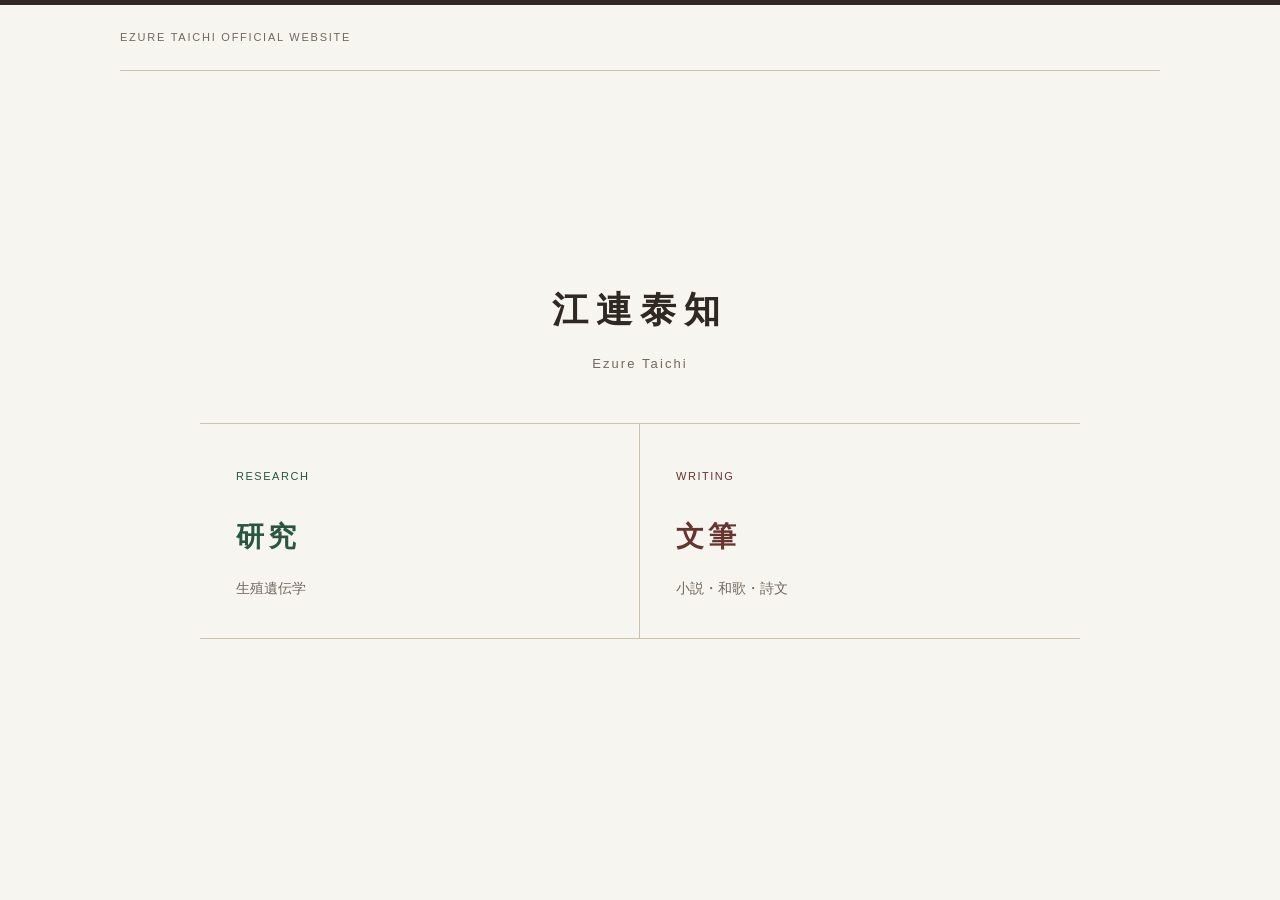
<file: index.html>
<!DOCTYPE html>
<html lang="ja">
  <head>
    <meta charset="utf-8">
    <meta name="viewport" content="width=device-width,initial-scale=1">
    <title>江連泰知｜Top</title>
    <meta name="description" content="江連泰知の研究活動と創作活動。研究者・作家それぞれのサイトをご案内します。">
    <link rel="icon" href="/cached-assets/favicon.d454fe410ebc.svg">
    <link rel="stylesheet" href="/cached-assets/gateway.c73d5d59e391.css">
    <script type="speculationrules">{"prerender":[{"where":{"selector_matches":"a[href=\"/\"], a[href^=\"/research/\"], a[href^=\"/writing/\"]"},"eagerness":"moderate"}]}</script>
  </head>
  <body class="gateway">
    <a class="skip" href="#main">本文へ</a>
    <header class="gateway-header">
      EZURE TAICHI
      OFFICIAL WEBSITE
    </header>
    <main id="main" class="gateway-main">
      <div class="gateway-title">
        <h1>江連泰知</h1>
        <p>Ezure Taichi</p>
      </div>
      <div class="doorways">
        <a class="door research-door" href="/research/">
          <span class="door-number">RESEARCH</span>
          <h2>研究</h2>
          <p>生殖遺伝学</p>
        </a>
        <a class="door writing-door" href="/writing/">
          <span class="door-number">WRITING</span>
          <h2>文筆</h2>
          <p>小説・和歌・詩文</p>
        </a>
      </div>
    </main>
    <footer class="gateway-footer">

    </footer>
  </body>
</html>
</file>
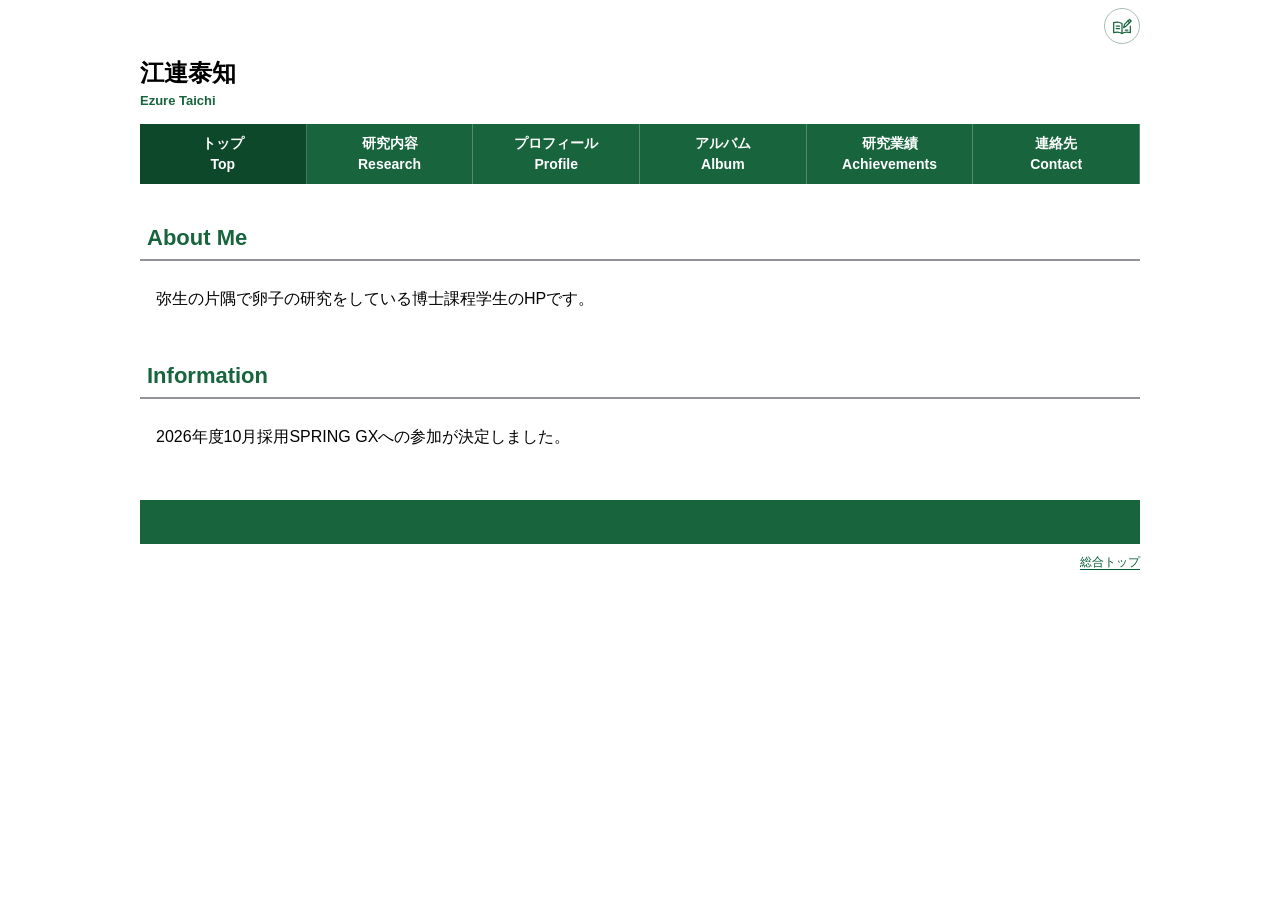
<file: research/index.html>
<!DOCTYPE html>
<html lang="ja">
  <head>
    <meta charset="utf-8">
    <meta name="viewport" content="width=device-width, initial-scale=1">
    <title>研究トップ｜江連泰知</title>
    <link rel="icon" href="/cached-assets/favicon.d454fe410ebc.svg">
    <link rel="stylesheet" href="/cached-assets/research.9278b179ca2d.css">
    <link rel="stylesheet" href="/cached-assets/site-switch.953c673c2233.css">
    <script type="speculationrules">{"prerender":[{"where":{"selector_matches":"a[href=\"/\"], a[href^=\"/research/\"], a[href^=\"/writing/\"]"},"eagerness":"moderate"}]}</script>
  </head>
  <body class="research">
    <a class="skip" href="#main">本文へ</a>
    <!-- 全研究者ページで共通のヘッダーとメニュー -->
    <header class="research-header">
      <div class="research-switch">
        <a class="site-switch site-switch--writing" href="/writing/" aria-label="作家サイト"><img src="/cached-assets/writing-icon.51f3b44a6f87.svg" alt="" width="20" height="20"></a>
      </div>
      <a class="research-identity" href="/research/"><strong>江連泰知</strong><span class="identity-en">Ezure Taichi</span></a>
      <nav class="site-nav" aria-label="研究者サイトのメニュー">
        <ul>
          <li><a href="/research/" aria-current="page">トップ<span lang="en">Top</span></a></li>
          <li><a href="/research/Research/">研究内容<span lang="en">Research</span></a></li>
          <li><a href="/research/Profile/">プロフィール<span lang="en">Profile</span></a></li>
          <li><a href="/research/Album/">アルバム<span lang="en">Album</span></a></li>
          <li><a href="/research/Achievements/">研究業績<span lang="en">Achievements</span></a></li>
          <li><a href="/research/Contact/">連絡先<span lang="en">Contact</span></a></li>
        </ul>
      </nav>
    </header>
    <!-- このページの本文：直接ここを編集してください -->
    <main id="main" class="research-content">
      <h1 class="visually-hidden">研究者サイト Top</h1>
      <section class="research-home-section">
        <h2>About Me</h2>
        <p>弥生の片隅で卵子の研究をしている博士課程学生のHPです。</p>
      </section>
      <section class="research-home-section">
        <h2>Information</h2>
        <p>2026年度10月採用SPRING GXへの参加が決定しました。</p>
      </section>
    </main>
    <footer class="research-footer">
      <div class="footer-band">

      </div>
      <div class="research-content back-links">
        <a href="/">総合トップ</a>
      </div>
    </footer>
  </body>
</html>
</file>
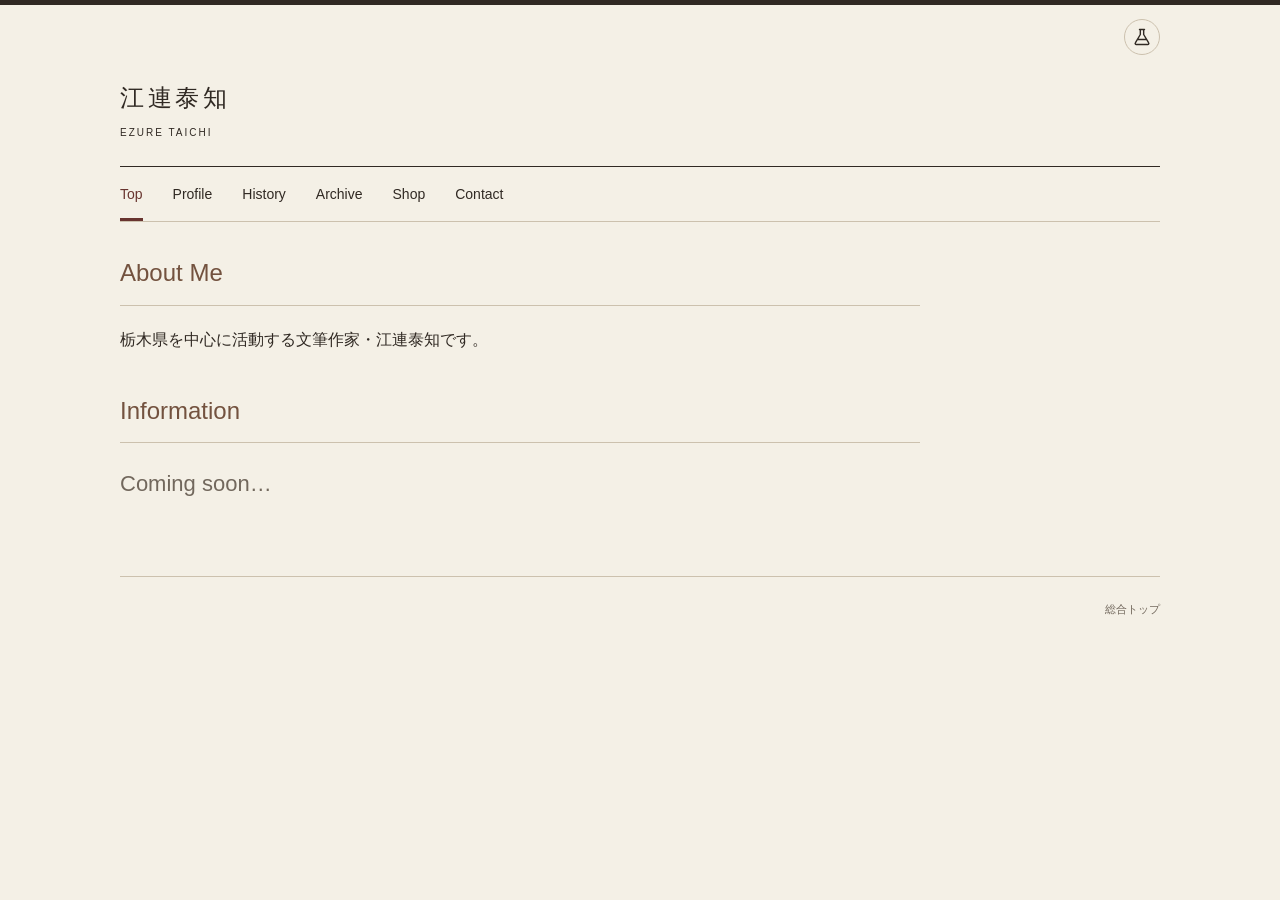
<file: writing/index.html>
<!DOCTYPE html>
<html lang="ja">
  <head>
    <meta charset="utf-8">
    <meta name="viewport" content="width=device-width, initial-scale=1">
    <title>WritingTop｜江連泰知・作家</title>
    <link rel="icon" href="/cached-assets/favicon.d454fe410ebc.svg">
    <link rel="stylesheet" href="/cached-assets/writer.9c4f4e060d32.css">
    <link rel="stylesheet" href="/cached-assets/site-switch.953c673c2233.css">
    <script type="speculationrules">{"prerender":[{"where":{"selector_matches":"a[href=\"/\"], a[href^=\"/research/\"], a[href^=\"/writing/\"]"},"eagerness":"moderate"}]}</script>
  </head>
  <body class="writer">
    <a class="skip" href="#main">本文へ</a>
    <!-- 全作家ページで共通のヘッダーとメニュー -->
    <header class="masthead">
      <div class="wrap utility">
        <a class="site-switch site-switch--research" href="/research/" aria-label="研究者サイト"><img src="/cached-assets/research-icon.c10092b21036.svg" alt="" width="20" height="20"></a>
      </div>
      <div class="wrap brandline">
        <a class="brand" href="/writing/">江連泰知<span class="brand-en">EZURE TAICHI</span></a>
      </div>
      <nav class="wrap nav" aria-label="作家サイトのメニュー">
        <ul>
          <li><a href="/writing/" aria-current="page">Top</a></li>
          <li><a href="/writing/Profile/">Profile</a></li>
          <li><a href="/writing/History/">History</a></li>
          <li><a href="/writing/Archive/">Archive</a></li>
          <li><a href="/writing/shop/">Shop</a></li>
          <li><a href="/writing/contact/">Contact</a></li>
        </ul>
      </nav>
    </header>
    <!-- このページの本文：直接ここを編集してください -->
    <main id="main" class="wrap">
      <h1 class="visually-hidden">Top</h1>
      <div class="writer-home">
        <section>
          <h2>About Me</h2>
          <p>栃木県を中心に活動する文筆作家・江連泰知です。</p>
        </section>
        <section>
          <h2>Information</h2>
          <p class="coming-soon">Coming soon…</p>
        </section>
      </div>
    </main>
    <footer class="wrap footer">
      <a href="/">総合トップ</a>
    </footer>
  </body>
</html>
</file>
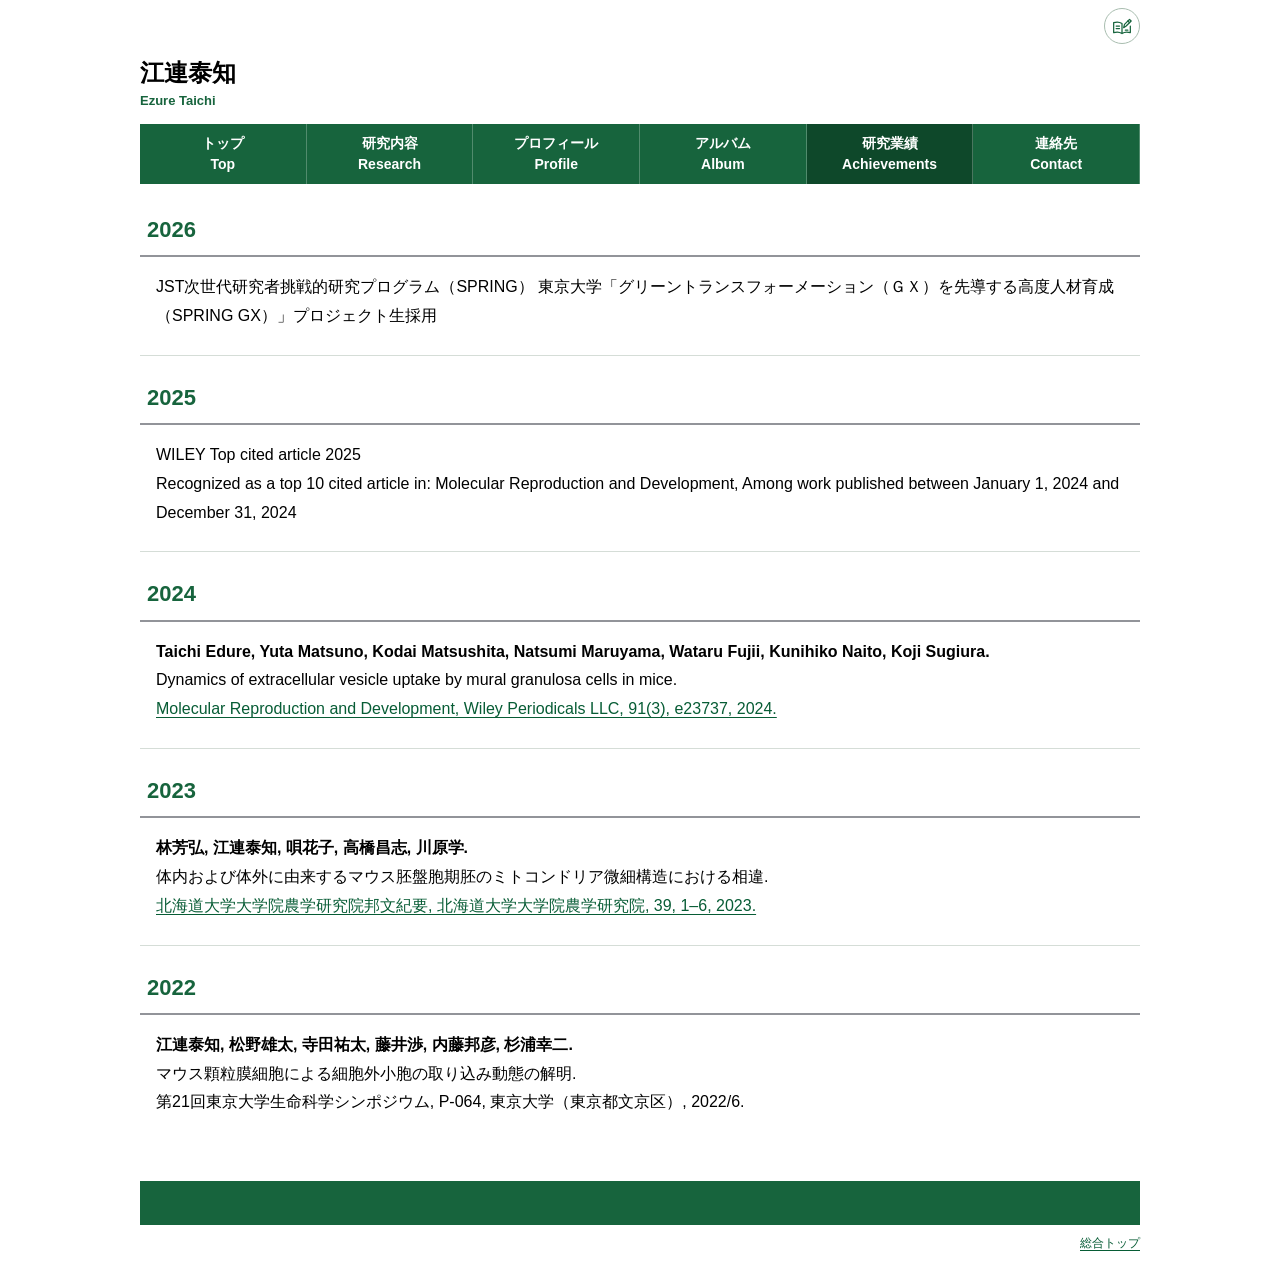
<file: research/Achievements/index.html>
<!DOCTYPE html>
<html lang="ja">
  <head>
    <meta charset="utf-8">
    <meta name="viewport" content="width=device-width, initial-scale=1">
    <title>研究業績｜江連泰知</title>
    <link rel="icon" href="/cached-assets/favicon.d454fe410ebc.svg">
    <link rel="stylesheet" href="/cached-assets/research.9278b179ca2d.css">
    <link rel="stylesheet" href="/cached-assets/site-switch.953c673c2233.css">
    <script type="speculationrules">{"prerender":[{"where":{"selector_matches":"a[href=\"/\"], a[href^=\"/research/\"], a[href^=\"/writing/\"]"},"eagerness":"moderate"}]}</script>
  </head>
  <body class="research">
    <a class="skip" href="#main">本文へ</a>
    <!-- 全研究者ページで共通のヘッダーとメニュー -->
    <header class="research-header">
      <div class="research-switch">
        <a class="site-switch site-switch--writing" href="/writing/" aria-label="作家サイト"><img src="/cached-assets/writing-icon.51f3b44a6f87.svg" alt="" width="20" height="20"></a>
      </div>
      <a class="research-identity" href="/research/"><strong>江連泰知</strong><span class="identity-en">Ezure Taichi</span></a>
      <nav class="site-nav" aria-label="研究者サイトのメニュー">
        <ul>
          <li><a href="/research/">トップ<span lang="en">Top</span></a></li>
          <li><a href="/research/Research/">研究内容<span lang="en">Research</span></a></li>
          <li><a href="/research/Profile/">プロフィール<span lang="en">Profile</span></a></li>
          <li><a href="/research/Album/">アルバム<span lang="en">Album</span></a></li>
          <li><a href="/research/Achievements/" aria-current="page">研究業績<span lang="en">Achievements</span></a></li>
          <li><a href="/research/Contact/">連絡先<span lang="en">Contact</span></a></li>
        </ul>
      </nav>
    </header>
    <!-- このページの本文：直接ここを編集してください -->
    <main id="main" class="research-content">
      <h1 class="visually-hidden">研究業績</h1>
      <section class="research-achievement" id="pub_2026">
        <h2>2026</h2>
        <div class="achievement-copy">
          <p>JST次世代研究者挑戦的研究プログラム（SPRING） 東京大学「グリーントランスフォーメーション（ＧＸ）を先導する高度人材育成（SPRING GX）」プロジェクト生採用</p>
        </div>
      </section>
      <section class="research-achievement" id="pub_2025">
        <h2>2025</h2>
        <div class="achievement-copy">
          <p>WILEY Top cited article 2025<br>Recognized as a top 10 cited article in: Molecular Reproduction and Development, Among work published between January 1, 2024 and December 31, 2024<br></p>
        </div>
      </section>
      <section class="research-achievement" id="pub_2024">
        <h2>2024</h2>
        <div class="achievement-copy">
          <p><b>Taichi Edure, Yuta Matsuno, Kodai Matsushita, Natsumi Maruyama, Wataru Fujii, Kunihiko Naito, Koji Sugiura.</b><br>Dynamics of extracellular vesicle uptake by mural granulosa cells in mice.<br><a href="https://pubmed.ncbi.nlm.nih.gov/38450862/" target="_blank" rel="noopener noreferrer">Molecular Reproduction and Development, Wiley Periodicals LLC, 91(3), e23737, 2024.</a><br></p>
        </div>
      </section>
      <section class="research-achievement" id="pub_2023">
        <h2>2023</h2>
        <div class="achievement-copy">
          <p><b>林芳弘, 江連泰知, 唄花子, 高橋昌志, 川原学.</b><br>体内および体外に由来するマウス胚盤胞期胚のミトコンドリア微細構造における相違.<br><a href="https://eprints.lib.hokudai.ac.jp/repo/huscap/all/88075/" target="_blank" rel="noopener noreferrer">北海道大学大学院農学研究院邦文紀要, 北海道大学大学院農学研究院, 39, 1–6, 2023.</a><br></p>
        </div>
      </section>
      <section class="research-achievement" id="pub_2022">
        <h2>2022</h2>
        <div class="achievement-copy">
          <p><b>江連泰知, 松野雄太, 寺田祐太, 藤井渉, 内藤邦彦, 杉浦幸二.</b><br>マウス顆粒膜細胞による細胞外小胞の取り込み動態の解明.<br>第21回東京大学生命科学シンポジウム, P-064, 東京大学（東京都文京区）, 2022/6.<br></p>
        </div>
      </section>
    </main>
    <footer class="research-footer">
      <div class="footer-band">

      </div>
      <div class="research-content back-links">
        <a href="/">総合トップ</a>
      </div>
    </footer>
  </body>
</html>
</file>
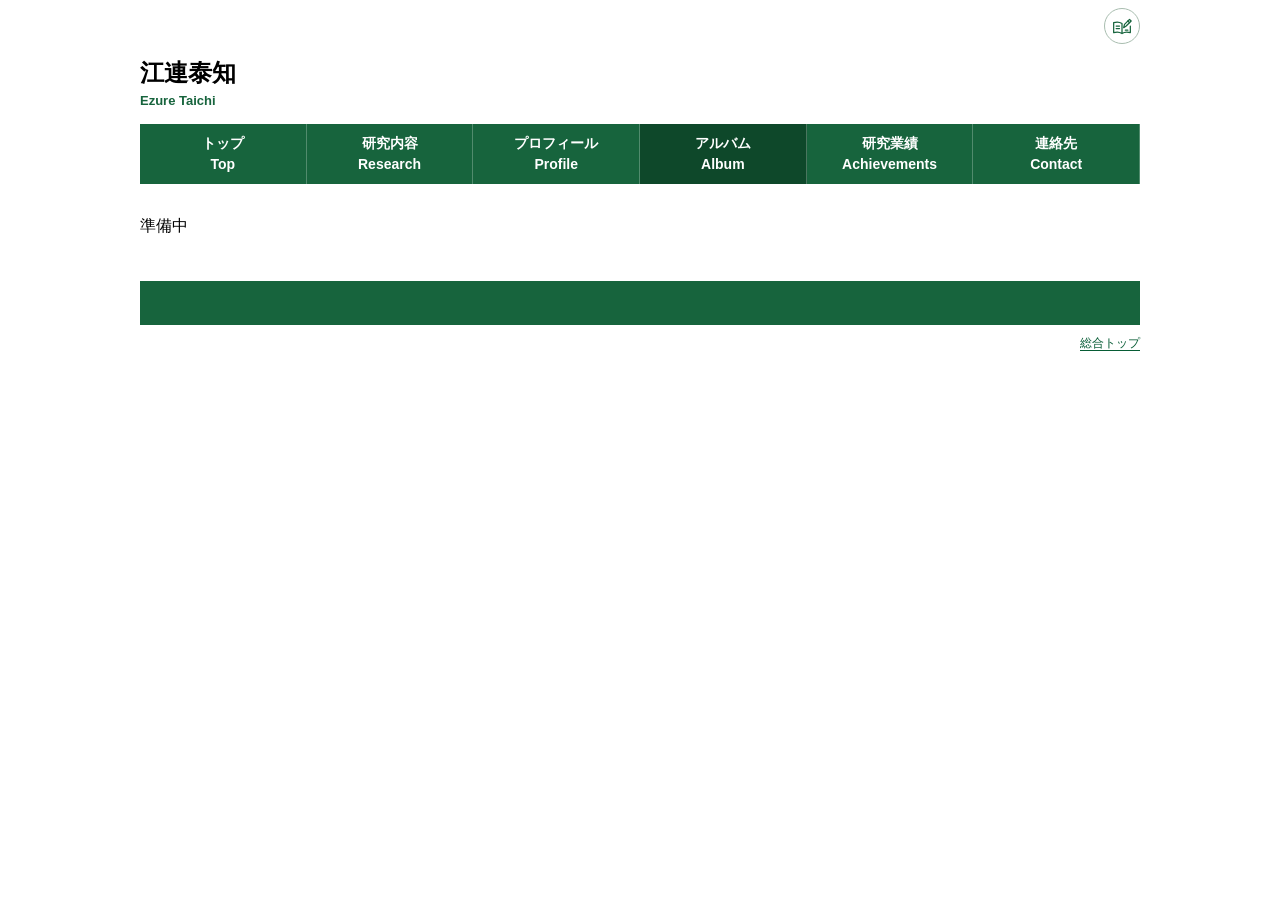
<file: research/Album/index.html>
<!DOCTYPE html>
<html lang="ja">
  <head>
    <meta charset="utf-8">
    <meta name="viewport" content="width=device-width, initial-scale=1">
    <title>アルバム｜江連泰知</title>
    <link rel="icon" href="/cached-assets/favicon.d454fe410ebc.svg">
    <link rel="stylesheet" href="/cached-assets/research.9278b179ca2d.css">
    <link rel="stylesheet" href="/cached-assets/site-switch.953c673c2233.css">
    <script type="speculationrules">{"prerender":[{"where":{"selector_matches":"a[href=\"/\"], a[href^=\"/research/\"], a[href^=\"/writing/\"]"},"eagerness":"moderate"}]}</script>
  </head>
  <body class="research">
    <a class="skip" href="#main">本文へ</a>
    <!-- 全研究者ページで共通のヘッダーとメニュー -->
    <header class="research-header">
      <div class="research-switch">
        <a class="site-switch site-switch--writing" href="/writing/" aria-label="作家サイト"><img src="/cached-assets/writing-icon.51f3b44a6f87.svg" alt="" width="20" height="20"></a>
      </div>
      <a class="research-identity" href="/research/"><strong>江連泰知</strong><span class="identity-en">Ezure Taichi</span></a>
      <nav class="site-nav" aria-label="研究者サイトのメニュー">
        <ul>
          <li><a href="/research/">トップ<span lang="en">Top</span></a></li>
          <li><a href="/research/Research/">研究内容<span lang="en">Research</span></a></li>
          <li><a href="/research/Profile/">プロフィール<span lang="en">Profile</span></a></li>
          <li><a href="/research/Album/" aria-current="page">アルバム<span lang="en">Album</span></a></li>
          <li><a href="/research/Achievements/">研究業績<span lang="en">Achievements</span></a></li>
          <li><a href="/research/Contact/">連絡先<span lang="en">Contact</span></a></li>
        </ul>
      </nav>
    </header>
    <!-- このページの本文：直接ここを編集してください -->
    <main id="main" class="research-content">
      <h1 class="visually-hidden">アルバム</h1>
      <p>準備中</p>
    </main>
    <footer class="research-footer">
      <div class="footer-band">

      </div>
      <div class="research-content back-links">
        <a href="/">総合トップ</a>
      </div>
    </footer>
  </body>
</html>
</file>
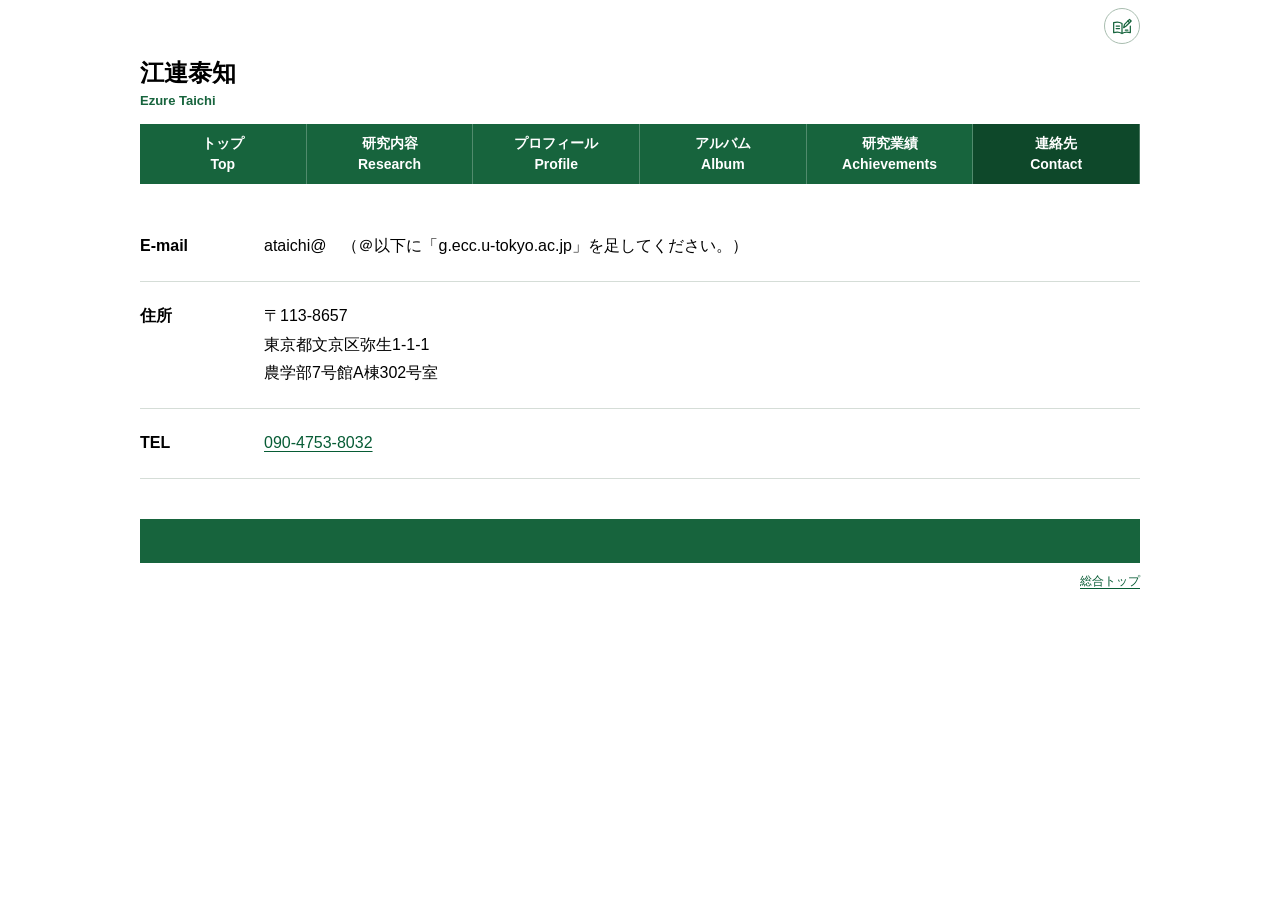
<file: research/Contact/index.html>
<!DOCTYPE html>
<html lang="ja">
  <head>
    <meta charset="utf-8">
    <meta name="viewport" content="width=device-width, initial-scale=1">
    <title>コンタクト｜江連泰知</title>
    <link rel="icon" href="/cached-assets/favicon.d454fe410ebc.svg">
    <link rel="stylesheet" href="/cached-assets/research.9278b179ca2d.css">
    <link rel="stylesheet" href="/cached-assets/site-switch.953c673c2233.css">
    <script type="speculationrules">{"prerender":[{"where":{"selector_matches":"a[href=\"/\"], a[href^=\"/research/\"], a[href^=\"/writing/\"]"},"eagerness":"moderate"}]}</script>
  </head>
  <body class="research">
    <a class="skip" href="#main">本文へ</a>
    <!-- 全研究者ページで共通のヘッダーとメニュー -->
    <header class="research-header">
      <div class="research-switch">
        <a class="site-switch site-switch--writing" href="/writing/" aria-label="作家サイト"><img src="/cached-assets/writing-icon.51f3b44a6f87.svg" alt="" width="20" height="20"></a>
      </div>
      <a class="research-identity" href="/research/"><strong>江連泰知</strong><span class="identity-en">Ezure Taichi</span></a>
      <nav class="site-nav" aria-label="研究者サイトのメニュー">
        <ul>
          <li><a href="/research/">トップ<span lang="en">Top</span></a></li>
          <li><a href="/research/Research/">研究内容<span lang="en">Research</span></a></li>
          <li><a href="/research/Profile/">プロフィール<span lang="en">Profile</span></a></li>
          <li><a href="/research/Album/">アルバム<span lang="en">Album</span></a></li>
          <li><a href="/research/Achievements/">研究業績<span lang="en">Achievements</span></a></li>
          <li><a href="/research/Contact/" aria-current="page">連絡先<span lang="en">Contact</span></a></li>
        </ul>
      </nav>
    </header>
    <!-- このページの本文：直接ここを編集してください -->
    <main id="main" class="research-content">
      <h1 class="visually-hidden">連絡先・アクセス</h1>
      <dl class="contact-details">
        <div>
          <dt>E-mail</dt>
          <dd>ataichi@　（＠以下に「g.ecc.u-tokyo.ac.jp」を足してください。）</dd>
        </div>
        <div>
          <dt>住所</dt>
          <dd><address>〒113-8657<br>東京都文京区弥生1-1-1<br>農学部7号館A棟302号室</address></dd>
        </div>
        <div>
          <dt>TEL</dt>
          <dd><a href="tel:09047538032">090-4753-8032</a></dd>
        </div>
      </dl>
    </main>
    <footer class="research-footer">
      <div class="footer-band">

      </div>
      <div class="research-content back-links">
        <a href="/">総合トップ</a>
      </div>
    </footer>
  </body>
</html>
</file>
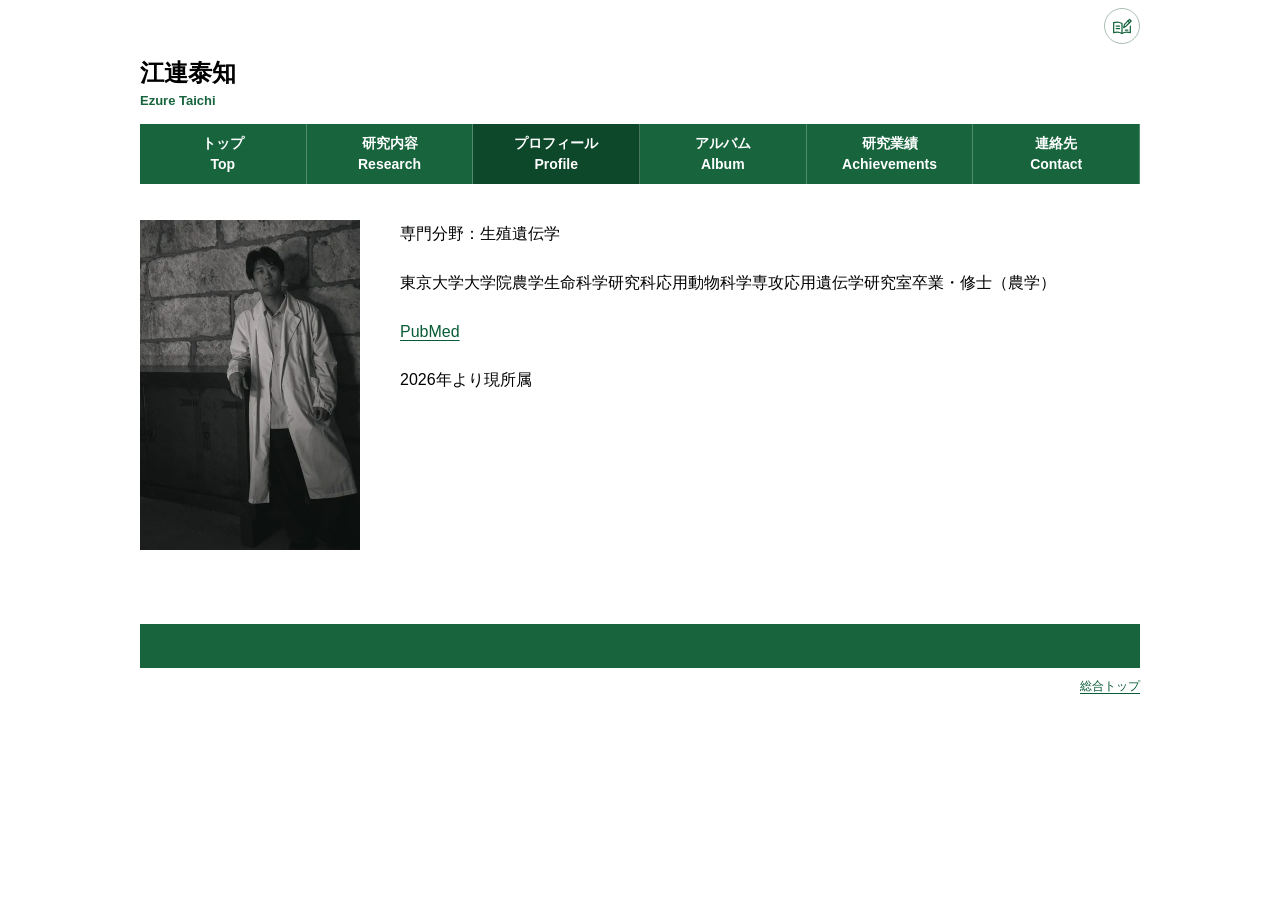
<file: research/Profile/index.html>
<!DOCTYPE html>
<html lang="ja">
  <head>
    <meta charset="utf-8">
    <meta name="viewport" content="width=device-width, initial-scale=1">
    <title>プロフィール｜江連泰知</title>
    <link rel="icon" href="/cached-assets/favicon.d454fe410ebc.svg">
    <link rel="stylesheet" href="/cached-assets/research.9278b179ca2d.css">
    <link rel="stylesheet" href="/cached-assets/site-switch.953c673c2233.css">
    <script type="speculationrules">{"prerender":[{"where":{"selector_matches":"a[href=\"/\"], a[href^=\"/research/\"], a[href^=\"/writing/\"]"},"eagerness":"moderate"}]}</script>
  </head>
  <body class="research">
    <a class="skip" href="#main">本文へ</a>
    <!-- 全研究者ページで共通のヘッダーとメニュー -->
    <header class="research-header">
      <div class="research-switch">
        <a class="site-switch site-switch--writing" href="/writing/" aria-label="作家サイト"><img src="/cached-assets/writing-icon.51f3b44a6f87.svg" alt="" width="20" height="20"></a>
      </div>
      <a class="research-identity" href="/research/"><strong>江連泰知</strong><span class="identity-en">Ezure Taichi</span></a>
      <nav class="site-nav" aria-label="研究者サイトのメニュー">
        <ul>
          <li><a href="/research/">トップ<span lang="en">Top</span></a></li>
          <li><a href="/research/Research/">研究内容<span lang="en">Research</span></a></li>
          <li><a href="/research/Profile/" aria-current="page">プロフィール<span lang="en">Profile</span></a></li>
          <li><a href="/research/Album/">アルバム<span lang="en">Album</span></a></li>
          <li><a href="/research/Achievements/">研究業績<span lang="en">Achievements</span></a></li>
          <li><a href="/research/Contact/">連絡先<span lang="en">Contact</span></a></li>
        </ul>
      </nav>
    </header>
    <!-- このページの本文：直接ここを編集してください -->
    <main id="main" class="research-content">
      <h1 class="visually-hidden">プロフィール</h1>
      <section class="research-profile">
        <div>
          <img src="/cached-assets/research-profile-thumb.08a59f1da5ec.webp" width="600" height="900" alt="白衣姿のプロフィール写真" decoding="async">
        </div>
        <div>
          <p>専門分野：生殖遺伝学</p>
          <p>東京大学大学院農学生命科学研究科応用動物科学専攻応用遺伝学研究室卒業・修士（農学）</p>
          <p><a href="https://pubmed.ncbi.nlm.nih.gov/?term=Edure%20Taichi%5BAuthor%5D%20OR%20Ezure%20Taichi%5BAuthor%5D" target="_blank" rel="noopener noreferrer">PubMed</a></p>
          <p>2026年より現所属</p>
        </div>
      </section>
    </main>
    <footer class="research-footer">
      <div class="footer-band">

      </div>
      <div class="research-content back-links">
        <a href="/">総合トップ</a>
      </div>
    </footer>
  </body>
</html>
</file>
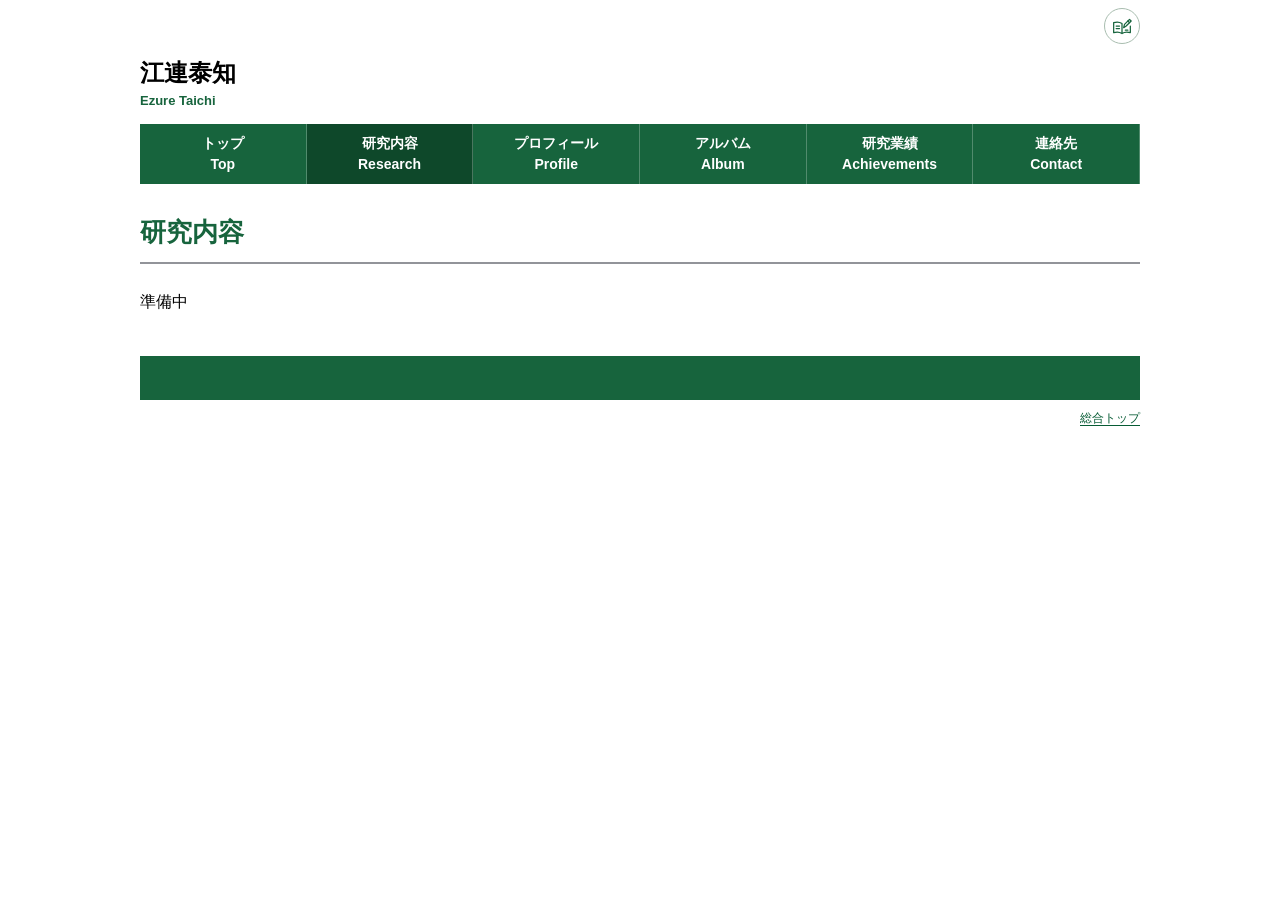
<file: research/Research/index.html>
<!DOCTYPE html>
<html lang="ja">
  <head>
    <meta charset="utf-8">
    <meta name="viewport" content="width=device-width, initial-scale=1">
    <title>研究内容｜江連泰知</title>
    <link rel="icon" href="/cached-assets/favicon.d454fe410ebc.svg">
    <link rel="stylesheet" href="/cached-assets/research.9278b179ca2d.css">
    <link rel="stylesheet" href="/cached-assets/site-switch.953c673c2233.css">
    <script type="speculationrules">{"prerender":[{"where":{"selector_matches":"a[href=\"/\"], a[href^=\"/research/\"], a[href^=\"/writing/\"]"},"eagerness":"moderate"}]}</script>
  </head>
  <body class="research">
    <a class="skip" href="#main">本文へ</a>
    <!-- 全研究者ページで共通のヘッダーとメニュー -->
    <header class="research-header">
      <div class="research-switch">
        <a class="site-switch site-switch--writing" href="/writing/" aria-label="作家サイト"><img src="/cached-assets/writing-icon.51f3b44a6f87.svg" alt="" width="20" height="20"></a>
      </div>
      <a class="research-identity" href="/research/"><strong>江連泰知</strong><span class="identity-en">Ezure Taichi</span></a>
      <nav class="site-nav" aria-label="研究者サイトのメニュー">
        <ul>
          <li><a href="/research/">トップ<span lang="en">Top</span></a></li>
          <li><a href="/research/Research/" aria-current="page">研究内容<span lang="en">Research</span></a></li>
          <li><a href="/research/Profile/">プロフィール<span lang="en">Profile</span></a></li>
          <li><a href="/research/Album/">アルバム<span lang="en">Album</span></a></li>
          <li><a href="/research/Achievements/">研究業績<span lang="en">Achievements</span></a></li>
          <li><a href="/research/Contact/">連絡先<span lang="en">Contact</span></a></li>
        </ul>
      </nav>
    </header>
    <!-- このページの本文：直接ここを編集してください -->
    <main id="main" class="research-content">
      <h1>研究内容</h1>
      <p>準備中</p>
    </main>
    <footer class="research-footer">
      <div class="footer-band">

      </div>
      <div class="research-content back-links">
        <a href="/">総合トップ</a>
      </div>
    </footer>
  </body>
</html>
</file>
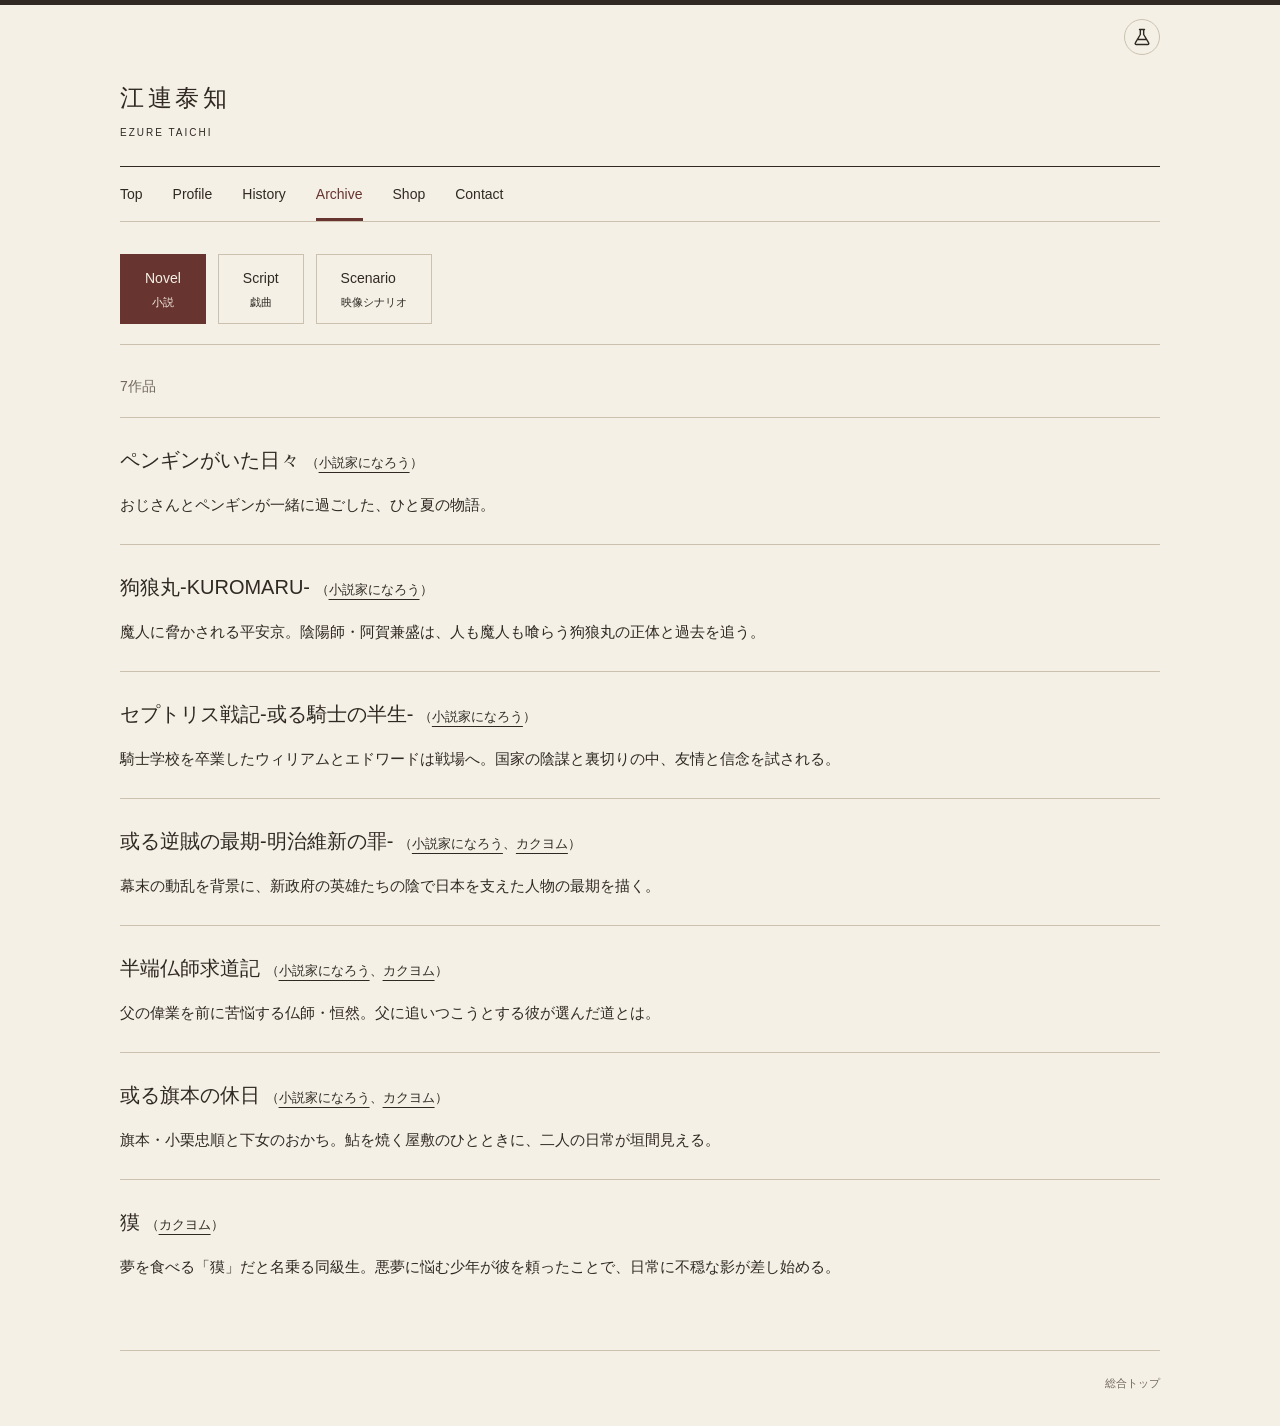
<file: writing/Archive/index.html>
<!DOCTYPE html>
<html lang="ja">
  <head>
    <meta charset="utf-8">
    <meta name="viewport" content="width=device-width, initial-scale=1">
    <title>Archive｜江連泰知・作家</title>
    <link rel="icon" href="/cached-assets/favicon.d454fe410ebc.svg">
    <link rel="stylesheet" href="/cached-assets/writer.9c4f4e060d32.css">
    <link rel="stylesheet" href="/cached-assets/site-switch.953c673c2233.css">
    <script type="speculationrules">{"prerender":[{"where":{"selector_matches":"a[href=\"/\"], a[href^=\"/research/\"], a[href^=\"/writing/\"]"},"eagerness":"moderate"}]}</script>
  </head>
  <body class="writer">
    <a class="skip" href="#main">本文へ</a>
    <!-- 全作家ページで共通のヘッダーとメニュー -->
    <header class="masthead">
      <div class="wrap utility">
        <a class="site-switch site-switch--research" href="/research/" aria-label="研究者サイト"><img src="/cached-assets/research-icon.c10092b21036.svg" alt="" width="20" height="20"></a>
      </div>
      <div class="wrap brandline">
        <a class="brand" href="/writing/">江連泰知<span class="brand-en">EZURE TAICHI</span></a>
      </div>
      <nav class="wrap nav" aria-label="作家サイトのメニュー">
        <ul>
          <li><a href="/writing/">Top</a></li>
          <li><a href="/writing/Profile/">Profile</a></li>
          <li><a href="/writing/History/">History</a></li>
          <li><a href="/writing/Archive/" aria-current="page">Archive</a></li>
          <li><a href="/writing/shop/">Shop</a></li>
          <li><a href="/writing/contact/">Contact</a></li>
        </ul>
      </nav>
    </header>
    <!-- このページの本文：直接ここを編集してください -->
    <main id="main" class="wrap">
      <h1 class="visually-hidden">Archive</h1>
      <div class="archive">
        <fieldset>
          <legend class="visually-hidden">作品の種類</legend>
          <input class="archive-choice" type="radio" name="archive-category" id="archive-novel" checked="">
          <input class="archive-choice" type="radio" name="archive-category" id="archive-script">
          <input class="archive-choice" type="radio" name="archive-category" id="archive-scenario">
          <div class="archive-filters">
            <label for="archive-novel">Novel<small>小説</small></label>
            <label for="archive-script">Script<small>戯曲</small></label>
            <label for="archive-scenario">Scenario<small>映像シナリオ</small></label>
          </div>
          <div class="archive-panels">
            <section class="archive-panel" id="novel-panel" aria-label="小説">
              <h2 class="visually-hidden">Novel</h2>
              <p class="archive-count">7作品</p>
              <article class="archive-work">
                <h3>ペンギンがいた日々 <span class="work-publications">（<a href="https://ncode.syosetu.com/n5196kc/" target="_blank" rel="noopener noreferrer">小説家になろう</a>）</span></h3>
                <p>おじさんとペンギンが一緒に過ごした、ひと夏の物語。</p>
              </article>
              <article class="archive-work">
                <h3>狗狼丸-KUROMARU- <span class="work-publications">（<a href="https://ncode.syosetu.com/n8622kb/" target="_blank" rel="noopener noreferrer">小説家になろう</a>）</span></h3>
                <p>魔人に脅かされる平安京。陰陽師・阿賀兼盛は、人も魔人も喰らう狗狼丸の正体と過去を追う。</p>
              </article>
              <article class="archive-work">
                <h3>セプトリス戦記-或る騎士の半生- <span class="work-publications">（<a href="https://ncode.syosetu.com/n2383kc/" target="_blank" rel="noopener noreferrer">小説家になろう</a>）</span></h3>
                <p>騎士学校を卒業したウィリアムとエドワードは戦場へ。国家の陰謀と裏切りの中、友情と信念を試される。</p>
              </article>
              <article class="archive-work">
                <h3>或る逆賊の最期-明治維新の罪- <span class="work-publications">（<a href="https://ncode.syosetu.com/n8802kb/" target="_blank" rel="noopener noreferrer">小説家になろう</a>、<a href="https://kakuyomu.jp/works/16818093093835034471" target="_blank" rel="noopener noreferrer">カクヨム</a>）</span></h3>
                <p>幕末の動乱を背景に、新政府の英雄たちの陰で日本を支えた人物の最期を描く。</p>
              </article>
              <article class="archive-work">
                <h3>半端仏師求道記 <span class="work-publications">（<a href="https://ncode.syosetu.com/n8603kb/" target="_blank" rel="noopener noreferrer">小説家になろう</a>、<a href="https://kakuyomu.jp/works/16818093093828366406" target="_blank" rel="noopener noreferrer">カクヨム</a>）</span></h3>
                <p>父の偉業を前に苦悩する仏師・恒然。父に追いつこうとする彼が選んだ道とは。</p>
              </article>
              <article class="archive-work">
                <h3>或る旗本の休日 <span class="work-publications">（<a href="https://ncode.syosetu.com/n8592kb/" target="_blank" rel="noopener noreferrer">小説家になろう</a>、<a href="https://kakuyomu.jp/works/16818093093835337690" target="_blank" rel="noopener noreferrer">カクヨム</a>）</span></h3>
                <p>旗本・小栗忠順と下女のおかち。鮎を焼く屋敷のひとときに、二人の日常が垣間見える。</p>
              </article>
              <article class="archive-work">
                <h3>獏 <span class="work-publications">（<a href="https://kakuyomu.jp/works/16818093093833512646" target="_blank" rel="noopener noreferrer">カクヨム</a>）</span></h3>
                <p>夢を食べる「獏」だと名乗る同級生。悪夢に悩む少年が彼を頼ったことで、日常に不穏な影が差し始める。</p>
              </article>
            </section>
            <section class="archive-panel" id="script-panel" aria-label="戯曲">
              <h2 class="visually-hidden">Script</h2>
              <p class="archive-count">4作品</p>
              <article class="archive-work">
                <h3>緑の苦海 <span class="work-publications">（<a href="https://haritora.net/look.cgi?script=20188" target="_blank" rel="noopener noreferrer">はりこのトラの穴</a>、<a href="https://film-buyer.jp/scenarios/2915" target="_blank" rel="noopener noreferrer">film buyer</a>）</span></h3>
                <p>働き蟻たちの巣に持ち込まれた新しい食材。奇病の広がりを通して、労働と権力のあり方を描く。</p>
              </article>
              <article class="archive-work">
                <h3>覆面戦士マスクドクリケット２号 <span class="work-publications">（<a href="https://haritora.net/look.cgi?script=20187" target="_blank" rel="noopener noreferrer">はりこのトラの穴</a>、<a href="https://film-buyer.jp/scenarios/2914" target="_blank" rel="noopener noreferrer">film buyer</a>）</span></h3>
                <p>中年の元サラリーマンが突然ヒーローに。家庭と怪人との戦いに挟まれながら、新たな自分と向き合う。</p>
              </article>
              <article class="archive-work">
                <h3>五分のタマシイ <span class="work-publications">（<a href="https://haritora.net/look.cgi?script=20186" target="_blank" rel="noopener noreferrer">はりこのトラの穴</a>、<a href="https://film-buyer.jp/scenarios/2916" target="_blank" rel="noopener noreferrer">film buyer</a>）</span></h3>
                <p>任務中にはぐれたクロアリ二匹と、脱走する女王バチ。昆虫たちの出会いが巻き起こすコミカルな舞台劇。</p>
              </article>
              <article class="archive-work">
                <h3>いのちことほぐ <span class="work-publications">（<a href="https://haritora.net/look.cgi?script=20185" target="_blank" rel="noopener noreferrer">はりこのトラの穴</a>、<a href="https://film-buyer.jp/scenarios/2913" target="_blank" rel="noopener noreferrer">film buyer</a>）</span></h3>
                <p>脳移植で第二の人生を得ようとする人々。若さと永遠を求める彼らの選択から、命と家族の意味を問う。</p>
              </article>
            </section>
            <section class="archive-panel" id="scenario-panel" aria-label="映像シナリオ">
              <h2 class="visually-hidden">Scenario</h2>
              <p class="archive-count">5作品</p>
              <article class="archive-work">
                <h3>ききょうの季節 <span class="work-publications">（<a href="https://film-buyer.jp/scenarios/2940" target="_blank" rel="noopener noreferrer">film buyer</a>）</span></h3>
                <p>祖父の夢を叶えるため、絶滅したニホンカワウソの再生に取り組む獣医師。帰郷と相続を機に、家族と故郷に向き合う。</p>
              </article>
              <article class="archive-work">
                <h3>Blue Blood Passion <span class="work-publications">（<a href="https://film-buyer.jp/scenarios/2891" target="_blank" rel="noopener noreferrer">film buyer</a>）</span></h3>
                <p>人間の王族への復讐を誓う吸血鬼。偽りの結婚から生まれた愛が、彼の決意を揺るがしていく。</p>
              </article>
              <article class="archive-work">
                <h3>武士と毒薬 <span class="work-publications">（<a href="https://film-buyer.jp/scenarios/2890" target="_blank" rel="noopener noreferrer">film buyer</a>）</span></h3>
                <p>父の仇を討つため、藩医として城へ入る青年医師。毒薬による復讐の計画は、思わぬ展開を迎える。</p>
              </article>
              <article class="archive-work">
                <h3>ボーイズ・ラブオール <span class="work-publications">（<a href="https://film-buyer.jp/scenarios/2839" target="_blank" rel="noopener noreferrer">film buyer</a>）</span></h3>
                <p>過去の失恋を引きずる高校生・麻己。同級生と卓球のダブルスを組むことで、新たな恋と自身の傷に向き合う。</p>
              </article>
              <article class="archive-work">
                <h3>影武者一代記 <span class="work-publications">（<a href="https://film-buyer.jp/scenarios/2838" target="_blank" rel="noopener noreferrer">film buyer</a>）</span></h3>
                <p>主君の影武者として許婚に会いに行く霧生景時。正体を知られた彼が、忠義と恋の間で選ぶものとは。</p>
              </article>
            </section>
          </div>
        </fieldset>
      </div>
    </main>
    <footer class="wrap footer">
      <a href="/">総合トップ</a>
    </footer>
  </body>
</html>
</file>
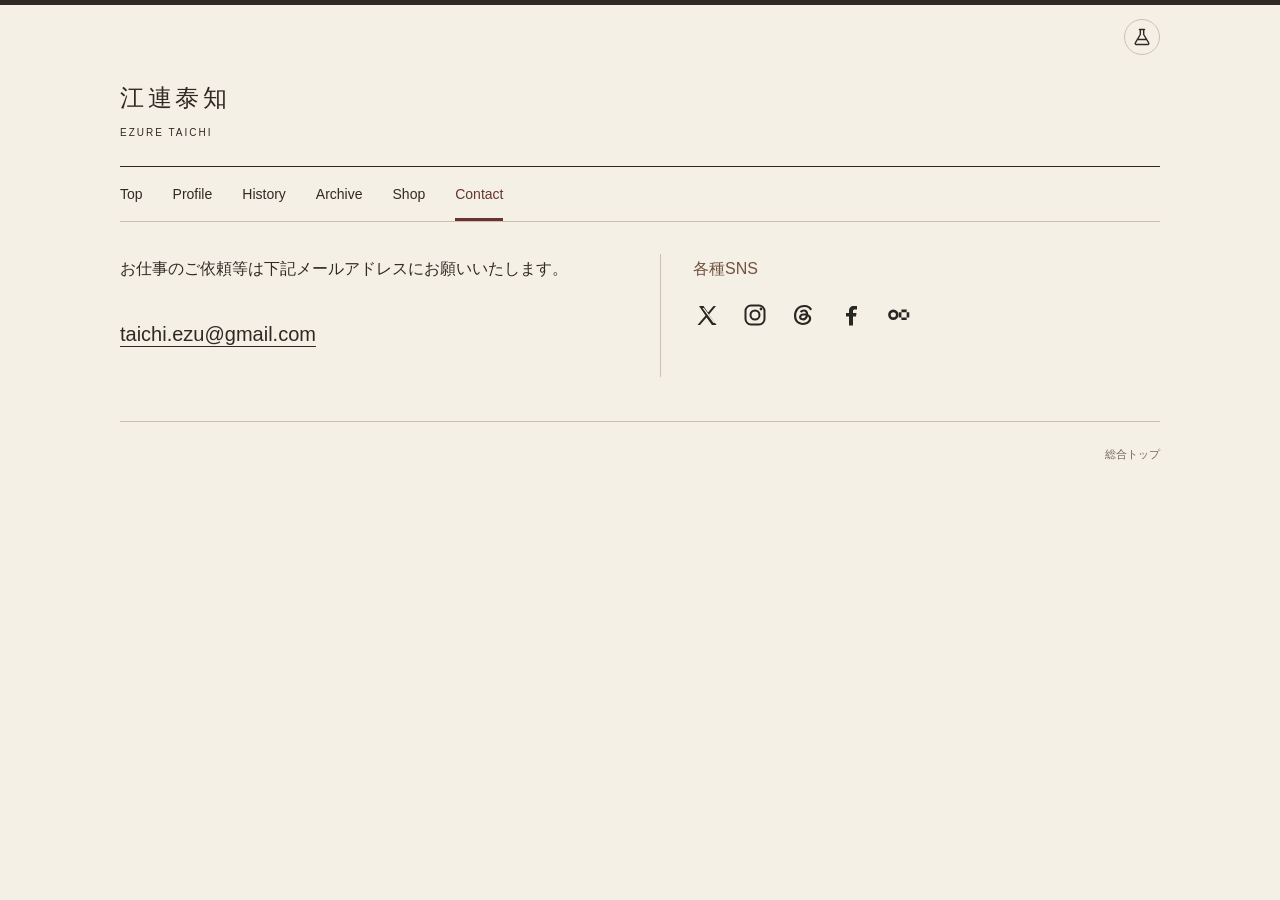
<file: writing/contact/index.html>
<!DOCTYPE html>
<html lang="ja">
  <head>
    <meta charset="utf-8">
    <meta name="viewport" content="width=device-width, initial-scale=1">
    <title>Contact｜江連泰知・作家</title>
    <link rel="icon" href="/cached-assets/favicon.d454fe410ebc.svg">
    <link rel="stylesheet" href="/cached-assets/writer.9c4f4e060d32.css">
    <link rel="stylesheet" href="/cached-assets/site-switch.953c673c2233.css">
    <script type="speculationrules">{"prerender":[{"where":{"selector_matches":"a[href=\"/\"], a[href^=\"/research/\"], a[href^=\"/writing/\"]"},"eagerness":"moderate"}]}</script>
  </head>
  <body class="writer">
    <a class="skip" href="#main">本文へ</a>
    <!-- 全作家ページで共通のヘッダーとメニュー -->
    <header class="masthead">
      <div class="wrap utility">
        <a class="site-switch site-switch--research" href="/research/" aria-label="研究者サイト"><img src="/cached-assets/research-icon.c10092b21036.svg" alt="" width="20" height="20"></a>
      </div>
      <div class="wrap brandline">
        <a class="brand" href="/writing/">江連泰知<span class="brand-en">EZURE TAICHI</span></a>
      </div>
      <nav class="wrap nav" aria-label="作家サイトのメニュー">
        <ul>
          <li><a href="/writing/">Top</a></li>
          <li><a href="/writing/Profile/">Profile</a></li>
          <li><a href="/writing/History/">History</a></li>
          <li><a href="/writing/Archive/">Archive</a></li>
          <li><a href="/writing/shop/">Shop</a></li>
          <li><a href="/writing/contact/" aria-current="page">Contact</a></li>
        </ul>
      </nav>
    </header>
    <!-- このページの本文：直接ここを編集してください -->
    <main id="main" class="wrap">
      <h1 class="visually-hidden">Contact</h1>
      <div class="contact-layout">
        <section>
          <p>お仕事のご依頼等は下記メールアドレスにお願いいたします。</p>
          <a class="mail-link" href="mailto:taichi.ezu@gmail.com">taichi.ezu@gmail.com</a>
        </section>
        <aside class="social">
          <h2 class="contact-title">各種SNS</h2>
          <ul>
            <li><a href="https://x.com/ezu_scenario" target="_blank" rel="noopener noreferrer"><img src="/cached-assets/x.c288b03e2aa5.svg" alt="X"></a></li>
            <li><a href="https://www.instagram.com/taichiezure/" target="_blank" rel="noopener noreferrer"><img src="/cached-assets/instagram.f05c4c31d2f6.svg" alt="Instagram"></a></li>
            <li><a href="https://www.threads.com/@taichiezure" target="_blank" rel="noopener noreferrer"><img class="threads-icon" src="/cached-assets/threads.91127f1f5884.svg" alt="Threads"></a></li>
            <li><a href="https://www.facebook.com/people/%E6%B1%9F%E9%80%A3%E6%B3%B0%E7%9F%A5/61557619244628/?_rdr" target="_blank" rel="noopener noreferrer"><img src="/cached-assets/c59a5713c55e.c59a5713c55e.svg" alt="Facebook"></a></li>
            <li><a href="https://8card.net/virtual_cards/zSIC4UmQr6sZrLDsOJE-3A" target="_blank" rel="noopener noreferrer"><img src="/cached-assets/84779b2df242.84779b2df242.svg" alt="Eight"></a></li>
          </ul>
        </aside>
      </div>
    </main>
    <footer class="wrap footer">
      <a href="/">総合トップ</a>
    </footer>
  </body>
</html>
</file>
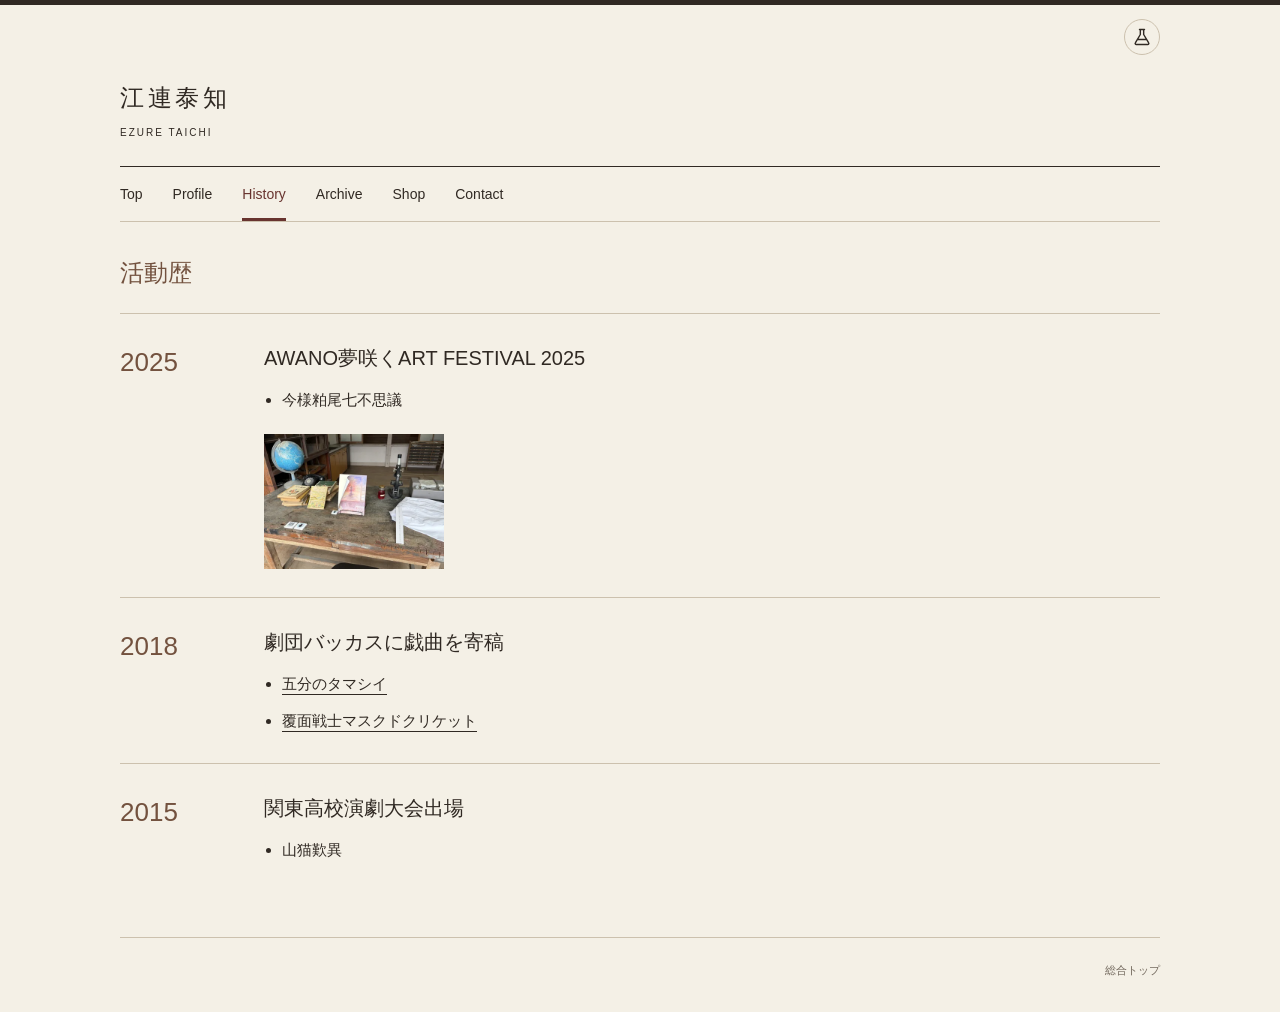
<file: writing/History/index.html>
<!DOCTYPE html>
<html lang="ja">
  <head>
    <meta charset="utf-8">
    <meta name="viewport" content="width=device-width, initial-scale=1">
    <title>History｜江連泰知・作家</title>
    <link rel="icon" href="/cached-assets/favicon.d454fe410ebc.svg">
    <link rel="stylesheet" href="/cached-assets/writer.9c4f4e060d32.css">
    <link rel="stylesheet" href="/cached-assets/site-switch.953c673c2233.css">
    <script type="speculationrules">{"prerender":[{"where":{"selector_matches":"a[href=\"/\"], a[href^=\"/research/\"], a[href^=\"/writing/\"]"},"eagerness":"moderate"}]}</script>
  </head>
  <body class="writer">
    <a class="skip" href="#main">本文へ</a>
    <!-- 全作家ページで共通のヘッダーとメニュー -->
    <header class="masthead">
      <div class="wrap utility">
        <a class="site-switch site-switch--research" href="/research/" aria-label="研究者サイト"><img src="/cached-assets/research-icon.c10092b21036.svg" alt="" width="20" height="20"></a>
      </div>
      <div class="wrap brandline">
        <a class="brand" href="/writing/">江連泰知<span class="brand-en">EZURE TAICHI</span></a>
      </div>
      <nav class="wrap nav" aria-label="作家サイトのメニュー">
        <ul>
          <li><a href="/writing/">Top</a></li>
          <li><a href="/writing/Profile/">Profile</a></li>
          <li><a href="/writing/History/" aria-current="page">History</a></li>
          <li><a href="/writing/Archive/">Archive</a></li>
          <li><a href="/writing/shop/">Shop</a></li>
          <li><a href="/writing/contact/">Contact</a></li>
        </ul>
      </nav>
    </header>
    <!-- このページの本文：直接ここを編集してください -->
    <main id="main" class="wrap">
      <h1 class="history-title">活動歴</h1>
      <div class="chronicle">
        <section class="year">
          <h2>2025</h2>
          <article>
            <h3>AWANO夢咲くART FESTIVAL 2025</h3>
            <ul class="history-works">
              <li>今様粕尾七不思議</li>
            </ul>
            <div class="exhibition-gallery">
              <figure>
                <a href="/cached-assets/awano-2025.f1e55b1d3aa2.jpg" target="_blank" rel="noopener noreferrer" aria-label="展示の写真を拡大表示">
                <img src="/cached-assets/awano-2025-thumb.4d933bea682a.webp" width="1477" height="1108" alt="AWANO夢咲くART FESTIVAL 2025 今様粕尾七不思議の展示" loading="lazy" decoding="async">
                </a>
              </figure>
            </div>
          </article>
        </section>
        <section class="year">
          <h2>2018</h2>
          <article>
            <h3>劇団バッカスに戯曲を寄稿</h3>
            <ul class="history-works">
              <li><a href="https://haritora.net/look.cgi?script=20186" target="_blank" rel="noopener noreferrer">五分のタマシイ</a></li>
              <li><a href="https://haritora.net/look.cgi?script=20187" target="_blank" rel="noopener noreferrer">覆面戦士マスクドクリケット</a></li>
            </ul>
          </article>
        </section>
        <section class="year">
          <h2>2015</h2>
          <article>
            <h3>関東高校演劇大会出場</h3>
            <ul class="history-works">
              <li>山猫歎異</li>
            </ul>
          </article>
        </section>
      </div>
    </main>
    <footer class="wrap footer">
      <a href="/">総合トップ</a>
    </footer>
  </body>
</html>
</file>
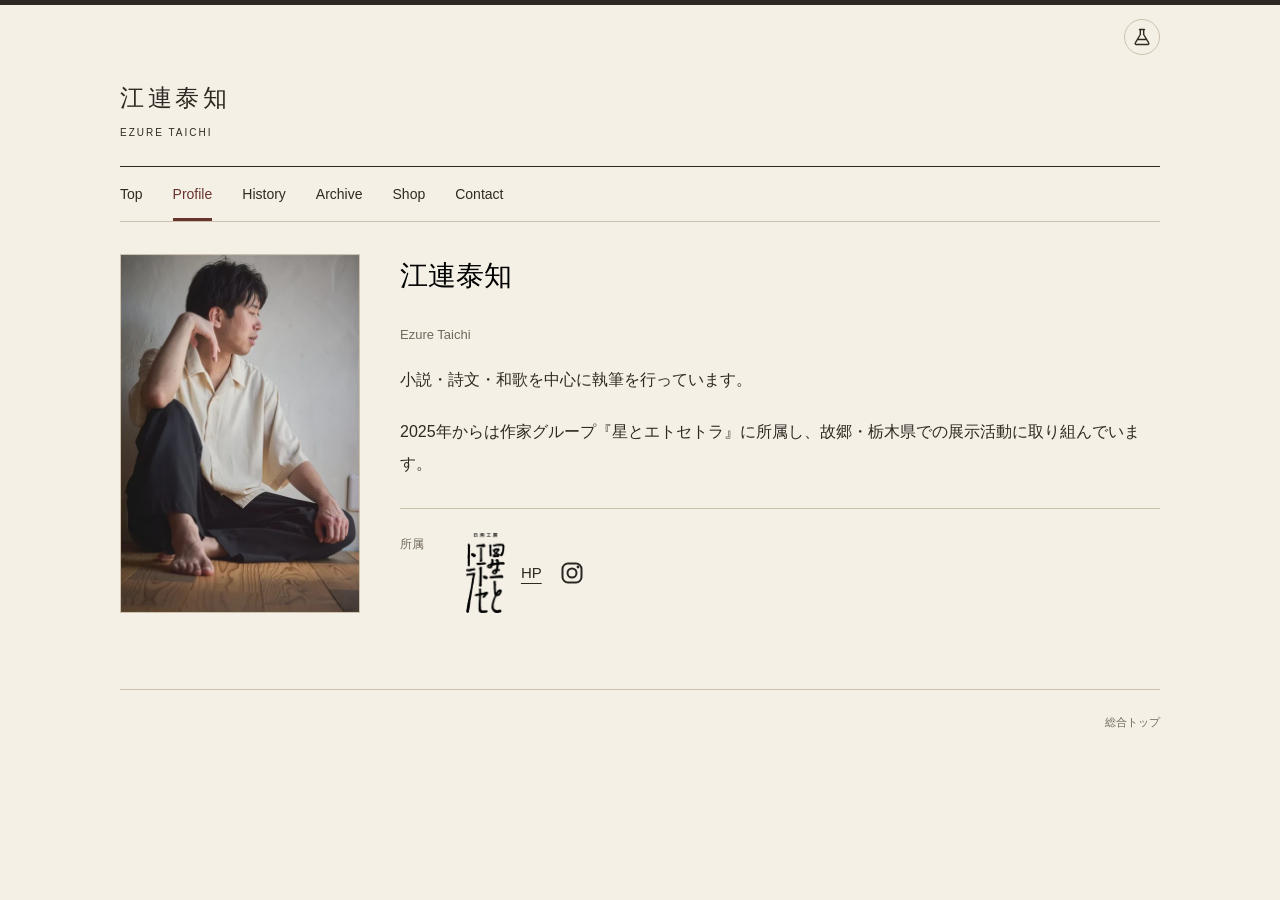
<file: writing/Profile/index.html>
<!DOCTYPE html>
<html lang="ja">
  <head>
    <meta charset="utf-8">
    <meta name="viewport" content="width=device-width, initial-scale=1">
    <title>Profile｜江連泰知・作家</title>
    <link rel="icon" href="/cached-assets/favicon.d454fe410ebc.svg">
    <link rel="stylesheet" href="/cached-assets/writer.9c4f4e060d32.css">
    <link rel="stylesheet" href="/cached-assets/site-switch.953c673c2233.css">
    <script type="speculationrules">{"prerender":[{"where":{"selector_matches":"a[href=\"/\"], a[href^=\"/research/\"], a[href^=\"/writing/\"]"},"eagerness":"moderate"}]}</script>
  </head>
  <body class="writer">
    <a class="skip" href="#main">本文へ</a>
    <!-- 全作家ページで共通のヘッダーとメニュー -->
    <header class="masthead">
      <div class="wrap utility">
        <a class="site-switch site-switch--research" href="/research/" aria-label="研究者サイト"><img src="/cached-assets/research-icon.c10092b21036.svg" alt="" width="20" height="20"></a>
      </div>
      <div class="wrap brandline">
        <a class="brand" href="/writing/">江連泰知<span class="brand-en">EZURE TAICHI</span></a>
      </div>
      <nav class="wrap nav" aria-label="作家サイトのメニュー">
        <ul>
          <li><a href="/writing/">Top</a></li>
          <li><a href="/writing/Profile/" aria-current="page">Profile</a></li>
          <li><a href="/writing/History/">History</a></li>
          <li><a href="/writing/Archive/">Archive</a></li>
          <li><a href="/writing/shop/">Shop</a></li>
          <li><a href="/writing/contact/">Contact</a></li>
        </ul>
      </nav>
    </header>
    <!-- このページの本文：直接ここを編集してください -->
    <main id="main" class="wrap">
      <h1 class="visually-hidden">Profile</h1>
      <section class="profile">
        <figure class="portrait-frame">
          <img src="/cached-assets/writer-profile-thumb.f756abe24e18.webp" width="600" height="900" alt="作家プロフィール写真" decoding="async">
        </figure>
        <div class="profile-copy">
          <h2>江連泰知</h2>
          <p class="muted">Ezure Taichi</p>
          <p>小説・詩文・和歌を中心に執筆を行っています。</p>
          <p>2025年からは作家グループ『星とエトセトラ』に所属し、故郷・栃木県での展示活動に取り組んでいます。</p>
          <dl class="affiliation">
            <dt>所属</dt>
            <dd class="affiliation-links">
              <span class="affiliation-logo"><img src="/cached-assets/hoshi-etc-logo-transparent-thumb.3b5743c24b18.webp" width="875" height="1798" alt="日用工房 星とエトセトラ" loading="lazy" decoding="async"></span>
              <a href="https://hoshitoetosetora.studio.site/" target="_blank" rel="noopener noreferrer">HP</a>
              <a class="social-icon" href="https://www.instagram.com/hoshi_etc/" target="_blank" rel="noopener noreferrer"><img src="/cached-assets/instagram.f05c4c31d2f6.svg" width="28" height="28" alt="Instagram"></a>
            </dd>
          </dl>
        </div>
      </section>
    </main>
    <footer class="wrap footer">
      <a href="/">総合トップ</a>
    </footer>
  </body>
</html>
</file>
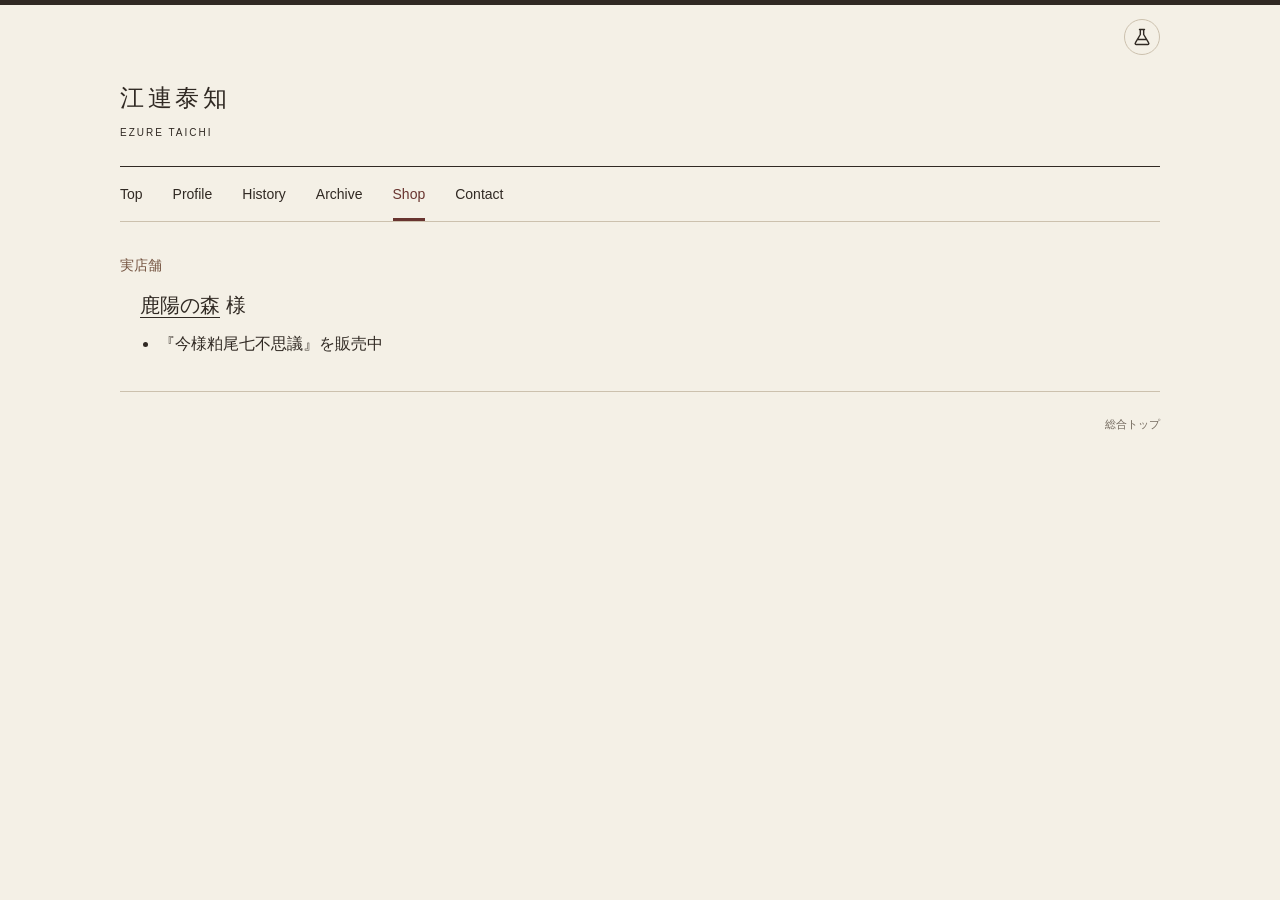
<file: writing/shop/index.html>
<!DOCTYPE html>
<html lang="ja">
  <head>
    <meta charset="utf-8">
    <meta name="viewport" content="width=device-width, initial-scale=1">
    <title>Shop｜江連泰知・作家</title>
    <link rel="icon" href="/cached-assets/favicon.d454fe410ebc.svg">
    <link rel="stylesheet" href="/cached-assets/writer.9c4f4e060d32.css">
    <link rel="stylesheet" href="/cached-assets/site-switch.953c673c2233.css">
    <script type="speculationrules">{"prerender":[{"where":{"selector_matches":"a[href=\"/\"], a[href^=\"/research/\"], a[href^=\"/writing/\"]"},"eagerness":"moderate"}]}</script>
  </head>
  <body class="writer">
    <a class="skip" href="#main">本文へ</a>
    <!-- 全作家ページで共通のヘッダーとメニュー -->
    <header class="masthead">
      <div class="wrap utility">
        <a class="site-switch site-switch--research" href="/research/" aria-label="研究者サイト"><img src="/cached-assets/research-icon.c10092b21036.svg" alt="" width="20" height="20"></a>
      </div>
      <div class="wrap brandline">
        <a class="brand" href="/writing/">江連泰知<span class="brand-en">EZURE TAICHI</span></a>
      </div>
      <nav class="wrap nav" aria-label="作家サイトのメニュー">
        <ul>
          <li><a href="/writing/">Top</a></li>
          <li><a href="/writing/Profile/">Profile</a></li>
          <li><a href="/writing/History/">History</a></li>
          <li><a href="/writing/Archive/">Archive</a></li>
          <li><a href="/writing/shop/" aria-current="page">Shop</a></li>
          <li><a href="/writing/contact/">Contact</a></li>
        </ul>
      </nav>
    </header>
    <!-- このページの本文：直接ここを編集してください -->
    <main id="main" class="wrap">
      <h1 class="visually-hidden">Shop</h1>
      <section class="shop-notice">
        <h2>実店舗</h2>
        <article>
          <h3><a href="https://www.instagram.com/rokuyou.dog01/" target="_blank" rel="noopener noreferrer">鹿陽の森</a> 様</h3>
          <ul class="shop-items">
            <li>『今様粕尾七不思議』を販売中</li>
          </ul>
        </article>
      </section>
      <!-- オンライン販売：販売先を追加したら hidden を外してください。 -->
      <section class="shop-notice" hidden>
        <h2>オンライン販売</h2>
        <!-- 販売先が決まり次第、この中に店舗名と販売リンクを追加してください。 -->
      </section>
    </main>
    <footer class="wrap footer">
      <a href="/">総合トップ</a>
    </footer>
  </body>
</html>
</file>
<file: cached-assets/gateway.c73d5d59e391.css>
/* 総合トップ専用 */
:root {
  --paper: #f7f5ef;
  --ink: #302923;
  --muted: #72685d;
  --rule: #ccc1ae;
}
* { box-sizing: border-box; }
body { margin: 0; color: var(--ink); background: var(--paper); font-family: Arial, "Yu Gothic", Meiryo, sans-serif; line-height: 1.9; overflow-wrap: anywhere; }
a { color: inherit; }
a:focus-visible { outline: 2px solid #68342f; outline-offset: 5px; }
h1, h2, p { margin-top: 0; }
.skip { position: absolute; top: -80px; left: 16px; }
.skip:focus { top: 8px; padding: 8px; background: var(--paper); z-index: 2; }
.gateway { min-height: 100vh; display: flex; flex-direction: column; border-top: 5px solid var(--ink); }
.gateway-header, .gateway-footer { width: min(1040px, calc(100% - 64px)); margin-inline: auto; color: var(--muted); font-size: 11px; letter-spacing: .16em; }
.gateway-header { display: flex; justify-content: space-between; gap: 16px; padding-block: 22px; border-bottom: 1px solid var(--rule); }
.gateway-main { width: min(880px, calc(100% - 64px)); margin: auto; padding-block: 48px 64px; }
.gateway-title { text-align: center; margin-bottom: 46px; }
.eyebrow { font-size: 13px; letter-spacing: .22em; color: var(--muted); }
.gateway-title h1 { font-size: 36px; letter-spacing: .22em; margin-bottom: 8px; }
.gateway-title > p:last-child { font-size: 13px; letter-spacing: .16em; color: var(--muted); margin: 0; }
.doorways { display: grid; grid-template-columns: 1fr 1fr; border-block: 1px solid var(--rule); }
.door { padding: 36px; text-decoration: none; min-width: 0; }
.door:hover { background: #ede9de; }
.research-door { --accent: #285640; border-right: 1px solid var(--rule); }
.writing-door { --accent: #68342f; }
.door-number { font-size: 11px; letter-spacing: .14em; color: var(--accent); }
.door h2 { font-size: 28px; letter-spacing: .14em; margin: 20px 0 0; color: var(--accent); }
.door p { font-size: 14px; color: var(--muted); margin: 12px 0 0; }
.door-enter { display: flex; justify-content: space-between; gap: 16px; font-size: 13px; color: var(--accent); }
.gateway-footer { padding-block: 20px; text-align: center; }
@media (max-width: 560px) {
  .gateway-header, .gateway-main { width: calc(100% - 40px); }
  .gateway-header { font-size: 9px; letter-spacing: .08em; }
  .gateway-main { padding-block: 36px 42px; }
  .gateway-title { margin-bottom: 32px; }
  .gateway-title h1 { font-size: 30px; }
  .doorways { grid-template-columns: 1fr; }
  .research-door { border-right: 0; border-bottom: 1px solid var(--rule); }
  .door { padding: 24px; }
  .door h2 { font-size: 25px; margin: 12px 0 0; }
}
</file>
<file: cached-assets/research.9278b179ca2d.css>
/* 研究者サイト全体。HTMLの構造に対応したクラスで指定します。 */
:root {
  --green: #17643d;
  --rule: #d5ddd7;
  --font: Arial, "Yu Gothic", Meiryo, sans-serif;
}
* { box-sizing: border-box; }
body { margin: 0; background: #fff; color: #000; font-family: var(--font); line-height: 1.8; overflow-wrap: anywhere; }
a { color: #075c35; text-underline-offset: 3px; }
a:focus-visible { outline: 2px solid var(--green); outline-offset: 3px; }
h1, h2, h3 { line-height: 1.6; }
p { margin: 0 0 16px; }
.skip { position: absolute; top: -80px; left: 16px; }
.skip:focus { top: 8px; padding: 8px; background: white; z-index: 2; }
.visually-hidden { position: absolute; width: 1px; height: 1px; overflow: hidden; clip-path: inset(50%); }
.research-header, .research-content, .footer-band { width: min(1000px, calc(100% - 40px)); margin-inline: auto; }
.research-switch { padding-top: 8px; text-align: right; font-size: 13px; }
.research-identity { display: flex; flex-direction: column; justify-content: center; height: 80px; color: #000; text-decoration: none; }
.identity-caption { font-size: 12px; }
.research-identity strong { font-size: 24px; line-height: 1.4; }
.identity-en { color: var(--green); font-size: 13px; font-weight: bold; }
.site-nav ul { display: flex; flex-wrap: wrap; padding: 0; margin: 0; list-style: none; background: var(--green); }
.site-nav li { flex: 1 1 140px; }
.site-nav a { display: flex; flex-direction: column; justify-content: center; min-height: 60px; padding: 9px 12px; border-right: 1px solid #ffffff40; color: white; text-decoration: none; text-align: center; font-size: 14px; font-weight: bold; line-height: 1.5; }
.site-nav a:hover, .site-nav a[aria-current="page"] { background: #0e482a; }
main.research-content { margin-top: 28px; margin-bottom: 40px; }
main h1 { margin: 0 0 24px; padding-bottom: 8px; border-bottom: 2px solid #929499; color: var(--green); font-size: 26px; }
main h1.visually-hidden { margin: 0; padding: 0; border: 0; }
main h2 { margin: 0 0 16px; color: var(--green); font-size: 22px; }
.research-home-section { margin-top: 32px; }
.research-home-section h2 { padding: 4px 7px; border-bottom: 2px solid #929499; }
.research-home-section p { margin: 0; padding: 8px 16px; }
.photo-slider { position: relative; width: 100%; aspect-ratio: 5 / 1; overflow: hidden; border-radius: 5px; }
.photo-slider img { display: block; width: 100%; height: auto; }
.photo-slider img[hidden] { display: none; }
.research-profile { display: grid; grid-template-columns: 220px minmax(0, 1fr); gap: 40px; padding: 8px 0 24px; align-items: start; }
.research-profile img { max-width: 100%; height: auto; }
.research-profile p { margin: 0 0 20px; }
.profile-name { font-size: 22px; font-weight: bold; }
.profile-en { display: block; font-size: 14px; font-weight: normal; }
/* 年ごとの高さは本文から決まります。短い採択情報に固定高さを設けません。 */
.research-achievement { margin: 0; padding: 0 0 24px; }
.research-achievement + .research-achievement { padding-top: 24px; border-top: 1px solid var(--rule); }
.research-achievement h2 { padding: 0 7px 8px; border-bottom: 2px solid #929499; }
.achievement-copy { padding: 0 16px; font-size: 16px; }
.achievement-copy p { margin: 0; }
.research-body-placeholder { min-height: 200px; padding: 24px; border: 1px solid #bbcabe; background: #f8faf8; color: #666; }
/* Contactのラベルと値を、同じ行の組として配置します。 */
.contact-details { margin: 0; }
.contact-details > div { display: grid; grid-template-columns: 100px minmax(0, 1fr); gap: 24px; padding: 20px 0; border-bottom: 1px solid var(--rule); }
.contact-details dt { font-weight: bold; }
.contact-details dd { margin: 0; }
.contact-details address { font-style: normal; }
.footer-band { height: 44px; background: var(--green); }
.back-links { padding: 8px 0; text-align: right; font-size: 12px; }
@media (max-width: 600px) {
  .research-header, .research-content, .footer-band { width: calc(100% - 32px); }
  .site-nav li { flex-basis: 30%; }
  .site-nav a { padding: 8px 4px; font-size: 12px; }
  .research-profile { grid-template-columns: 1fr; gap: 24px; }
  .research-profile img { width: 180px; }
  .achievement-copy { padding-inline: 8px; font-size: 14px; }
  .contact-details > div { grid-template-columns: 1fr; gap: 6px; padding: 16px 0; }
}
</file>
<file: cached-assets/site-switch.953c673c2233.css>
/* 両サイトで共通の切り替えリンク。配色は表示中のサイトに合わせます。 */
.site-switch {
  display: inline-flex;
  align-items: center;
  justify-content: center;
  width: 36px;
  height: 36px;
  padding: 7px;
  border: 1px solid var(--switch-border);
  border-radius: 999px;
  background: var(--switch-background);
  color: var(--switch-color);
  font: 500 13px/1.5 Arial, "Yu Gothic", Meiryo, sans-serif;
  text-decoration: none;
}
.site-switch--research { --switch-color: #302923; --switch-border: #ccc1ae; --switch-background: #f4f0e6; }
.site-switch--writing { --switch-color: #17643d; --switch-border: #a8bdaf; --switch-background: #fff; }
.site-switch img { display: block; width: 20px; height: 20px; }
.site-switch:hover { color: var(--switch-color); border-color: var(--switch-color); }
.site-switch:focus-visible { outline: 2px solid var(--switch-color); outline-offset: 3px; }
</file>
<file: cached-assets/writer.9c4f4e060d32.css>
/* 作家サイト全体。欧文はArial、日本語はゴシック体に統一します。 */
:root {
  --paper: #f4f0e6;
  --ink: #302923;
  --muted: #72685d;
  --rule: #ccc1ae;
  --wine: #68342f;
  --heading: #73523f;
  --font: Arial, "Yu Gothic", Meiryo, sans-serif;
}
* { box-sizing: border-box; }
body { margin: 0; background: var(--paper); color: var(--ink); font-family: var(--font); line-height: 1.9; overflow-wrap: anywhere; }
a { color: inherit; text-underline-offset: 5px; text-decoration-thickness: 1px; }
a:hover { color: var(--wine); }
a:focus-visible { outline: 2px solid var(--wine); outline-offset: 4px; }
h1, h2, h3, p { margin-top: 0; }
h1, h2, h3 { font-weight: 500; line-height: 1.6; }
h1 { margin-bottom: 0; font-size: 30px; letter-spacing: .08em; }
h2 { color: var(--heading); font-size: 24px; }
h3 { font-size: 20px; }
p { margin-bottom: 1.25em; }
.wrap { width: min(1040px, calc(100% - 64px)); margin-inline: auto; }
main.wrap { padding-top: 32px; }
.skip { position: absolute; top: -80px; left: 16px; }
.skip:focus { top: 8px; padding: 8px; background: var(--paper); z-index: 2; }
.visually-hidden { position: absolute; width: 1px; height: 1px; overflow: hidden; clip-path: inset(50%); }
.masthead { border-top: 5px solid var(--ink); }
.utility { display: flex; justify-content: flex-end; gap: 16px; padding-top: 14px; font-size: 12px; }
.utility a { text-decoration: none; }
.brandline { padding-block: 20px 24px; }
.brand { font-size: 24px; letter-spacing: .15em; text-decoration: none; }
.brand span { display: block; margin-top: 2px; font-size: 10px; letter-spacing: .2em; }
.nav { border-top: 1px solid var(--ink); border-bottom: 1px solid var(--rule); }
.nav ul { display: flex; flex-wrap: wrap; gap: 30px; margin: 0; padding: 0; list-style: none; }
.nav a { display: block; padding: 14px 0 11px; border-bottom: 3px solid transparent; font-size: 14px; text-decoration: none; }
.nav a[aria-current="page"] { border-color: var(--wine); color: var(--wine); }
.page-head { padding-top: 36px; margin-bottom: 24px; }
.eyebrow { margin-bottom: 8px; font-size: 12px; letter-spacing: .16em; color: var(--muted); }
.muted { color: var(--muted); font-size: 13px; }
.writer-home { max-width: 800px; padding-bottom: 44px; }
.writer-home section + section { margin-top: 36px; }
.writer-home h2 { padding-bottom: 12px; border-bottom: 1px solid var(--rule); }
.coming-soon { color: var(--muted); font-size: 22px; }
/* Profile：写真と紹介文は同じセクション内の二列です。 */
.profile { display: grid; grid-template-columns: 240px minmax(0, 1fr); gap: 40px; align-items: start; padding: 0 0 48px; }
.portrait-frame { margin: 0; }
.portrait-frame img { display: block; width: 100%; height: auto; border: 1px solid var(--rule); }
.profile-copy h2 { color: #000; font-size: 28px; }
.profile-copy p { line-height: 2; }
.affiliation { display: grid; grid-template-columns: 50px minmax(0, 1fr); gap: 16px; padding-top: 24px; margin: 28px 0; border-top: 1px solid var(--rule); font-size: 15px; }
.affiliation dt { color: var(--muted); font-size: 12px; }
.affiliation dd { margin: 0; }
.affiliation-links { display: flex; flex-wrap: wrap; align-items: center; gap: 16px; }
.affiliation-logo { display: inline-block; flex: 0 0 auto; }
.affiliation-logo img { display: block; width: auto; height: 80px; }
.inline-links { display: flex; flex-wrap: wrap; align-items: center; gap: 20px; margin-top: 12px; font-size: 12px; }
.social-icon { display: inline-flex; align-items: center; }
.social-icon img { display: block; width: 28px; height: 28px; }
/* History：年(h2)の中にイベント(h3)と作品のリストを置きます。 */
.chronicle { margin-bottom: 44px; }
.history-title { margin: 0 0 20px; color: var(--heading); font-size: 24px; letter-spacing: normal; }
.year { display: grid; grid-template-columns: 120px minmax(0, 1fr); gap: 24px; padding: 28px 0; border-top: 1px solid var(--rule); }
.year h2 { margin: 0; font-size: 26px; }
.year h3 { margin-bottom: 12px; }
.year p { margin-bottom: 10px; font-size: 15px; }
.history-works { margin: 12px 0 0; padding-left: 1.2em; font-size: 15px; }
.history-works li + li { margin-top: 8px; }
.exhibition-gallery { display: grid; grid-template-columns: repeat(2, minmax(0, 1fr)); gap: 24px; max-width: 384px; margin-top: 20px; }
.exhibition-gallery figure { min-width: 0; margin: 0; }
.exhibition-gallery a { display: block; cursor: zoom-in; }
.exhibition-gallery img { display: block; width: 100%; height: auto; }
/* Archive：カテゴリ(h2)、作品(h3)、あらすじ(p)の順です。 */
.archive { margin: 0 0 44px; }
.archive fieldset { margin: 0; padding: 0; border: 0; min-width: 0; }
.archive-choice { position: absolute; width: 1px; height: 1px; opacity: 0; }
.archive-filters { display: flex; flex-wrap: wrap; gap: 12px; padding-bottom: 20px; margin-bottom: 28px; border-bottom: 1px solid var(--rule); }
.archive-filters label { padding: 10px 24px; border: 1px solid var(--rule); cursor: pointer; font-size: 14px; }
.archive-filters small { display: block; text-align: center; font-size: 11px; }
#archive-novel:checked ~ .archive-filters label[for="archive-novel"],
#archive-script:checked ~ .archive-filters label[for="archive-script"],
#archive-scenario:checked ~ .archive-filters label[for="archive-scenario"] { background: var(--wine); border-color: var(--wine); color: var(--paper); }
#archive-novel:focus-visible ~ .archive-filters label[for="archive-novel"],
#archive-script:focus-visible ~ .archive-filters label[for="archive-script"],
#archive-scenario:focus-visible ~ .archive-filters label[for="archive-scenario"] { outline: 2px solid var(--wine); outline-offset: 4px; }
.archive-panel { display: none; }
#archive-novel:checked ~ .archive-panels #novel-panel,
#archive-script:checked ~ .archive-panels #script-panel,
#archive-scenario:checked ~ .archive-panels #scenario-panel { display: block; }
.archive-count { color: var(--muted); font-size: 14px; }
.archive-work { padding: 24px 0; border-top: 1px solid var(--rule); }
.archive-work h3 { margin-bottom: 12px; font-size: 20px; line-height: 1.8; }
.work-publications { font-size: 13px; }
.archive-work p { margin: 0; max-width: 820px; font-size: 15px; line-height: 2; }
.shop-notice { margin: 0 0 32px; padding: 0; }
.shop-notice h2 { margin-bottom: 12px; font-size: 14px; }
.shop-notice article { padding-left: 20px; }
.shop-notice h3 { margin-bottom: 8px; }
.shop-notice p { margin-bottom: 0; }
.shop-items { margin: 0; padding-left: 1.2em; }
.contact-layout { display: grid; grid-template-columns: minmax(0, 1fr) minmax(0, 1fr); gap: 40px; margin: 0 0 44px; }
.contact-title { font-size: 22px; }
.mail-link { display: inline-block; font-size: 20px; margin: 10px 0 24px; }
.social { border-left: 1px solid var(--rule); padding-left: 32px; }
.social .contact-title { margin-bottom: 16px; font-size: 16px; font-weight: normal; line-height: 1.9; }
.social ul { display: flex; flex-wrap: wrap; gap: 20px; padding: 0; margin: 0; list-style: none; }
.social a { display: inline-flex; align-items: center; gap: 8px; font-size: 13px; }
.social img { width: 28px; height: 28px; object-fit: contain; }
.social .threads-icon { padding: 4px; }
.footer { display: flex; justify-content: space-between; flex-wrap: wrap; gap: 16px; border-top: 1px solid var(--rule); padding-block: 22px 32px; color: var(--muted); font-size: 11px; }
.footer a { margin-left: auto; text-decoration: none; }
@media (max-width: 760px) {
  .wrap { width: calc(100% - 40px); }
  .profile { gap: 32px; }
  .nav ul { gap: 20px; }
  .contact-layout { grid-template-columns: 1fr; }
  .social { border-left: 0; border-top: 1px solid var(--rule); padding: 24px 0 0; }
}
@media (max-width: 560px) {
  h1 { font-size: 28px; }
  .nav ul { gap: 0; justify-content: space-between; }
  .nav a { padding: 12px 3px 9px; font-size: 12px; }
  .profile { grid-template-columns: 1fr; gap: 28px; }
  .portrait-frame { width: 100%; max-width: 180px; margin-inline: auto; }
  .year { grid-template-columns: 1fr; gap: 14px; }
  .exhibition-gallery { grid-template-columns: 1fr; }
  .exhibition-gallery figure { width: 112px; }
  .archive-filters { gap: 8px; }
  .archive-filters label { padding: 8px 15px; }
  .work-publications { display: block; font-size: 12px; }
  .shop-notice article { padding-left: 16px; }
}
</file>
